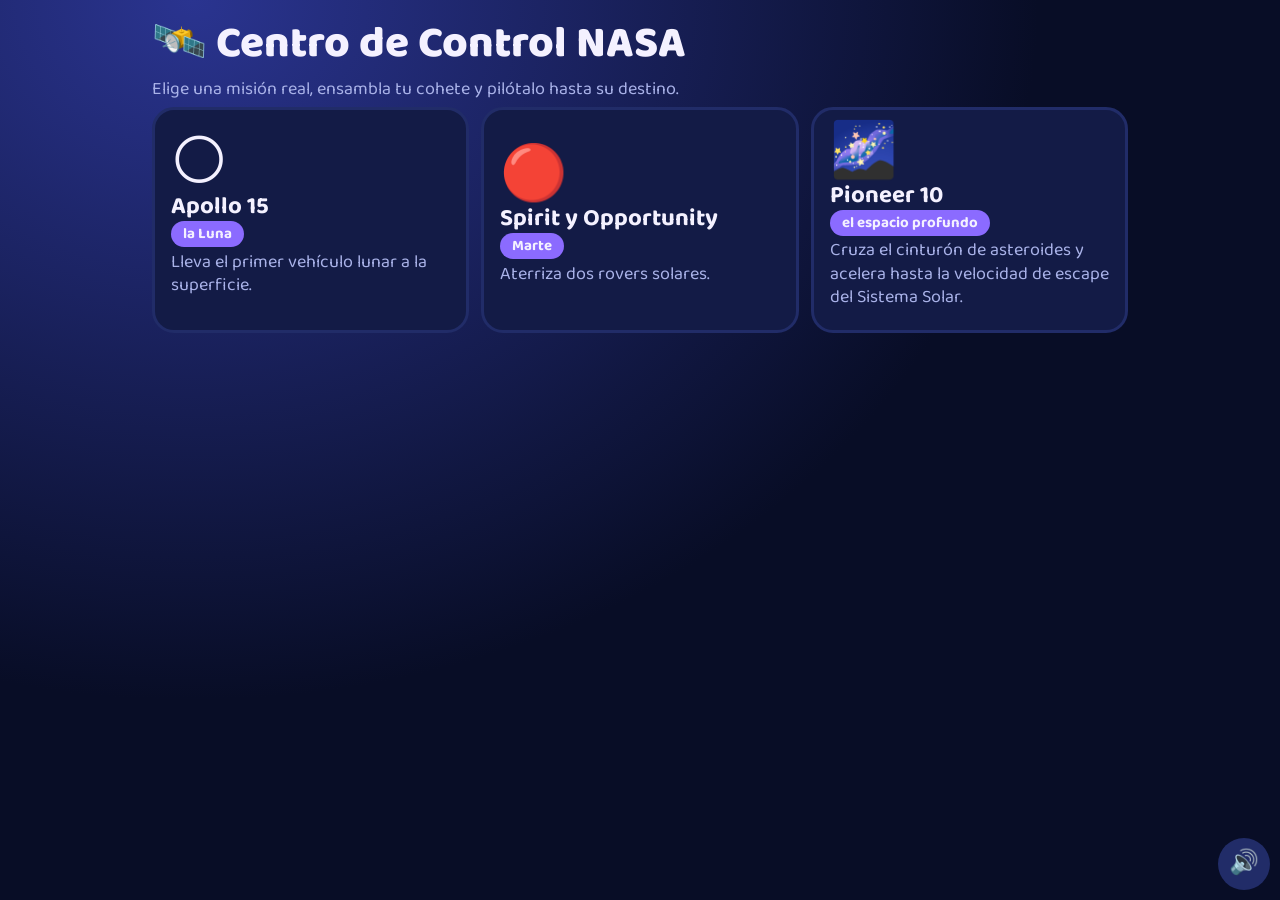
<file: Centro de Control NASA_ misiones.html>
<!DOCTYPE html>
<html lang="es">
<head>
<meta charset="utf-8">
<meta name="viewport" content="width=device-width, initial-scale=1, viewport-fit=cover">
<title>Centro de Control NASA: misiones</title>
<link href="https://fonts.googleapis.com/css2?family=Baloo+2:wght@500;700;800&display=swap" rel="stylesheet">
<style>
/* ===== Tokens y base ===== */
:root{color-scheme:dark;--bg:#080d26;--pn:#131b46;--pn2:#212c68;--ink:#f4f1ff;--mute:#a9b2e8;--sun:#ffc93c;--cor:#ff6b6b;--teal:#2ee6c5;--vio:#8b6bff;--ok:#3ddc84;--bad:#ff4d5e;
box-sizing:border-box;padding-top:env(safe-area-inset-top,0px);padding-bottom:env(safe-area-inset-bottom,0px)}
*,*::before,*::after{box-sizing:inherit}
html{scroll-padding-top:env(safe-area-inset-top,0px)}
body{margin:0;min-height:100vh;background:radial-gradient(ellipse at 15% 0,#2a3490 0,var(--bg) 55%);color:var(--ink);font:18px/1.3 "Baloo 2","Trebuchet MS",system-ui,sans-serif}
.wrap{max-width:1000px;margin:0 auto;padding:12px}
h1{font-size:clamp(28px,6vw,44px);margin:4px 0;font-weight:800}h2{font-size:clamp(21px,4.5vw,30px);margin:4px 0;font-weight:800}
p{margin:5px 0}.sub{color:var(--mute)}.hide{display:none!important}
button{font:inherit;color:inherit;border:0;cursor:pointer;touch-action:manipulation}
button:focus-visible{outline:4px solid var(--sun);outline-offset:2px}
.grid{display:grid;gap:12px}.g3{grid-template-columns:repeat(3,1fr)}.g4{grid-template-columns:repeat(4,1fr)}
@media(max-width:860px){.g4{grid-template-columns:repeat(2,1fr)}}
@media(max-width:620px){.g3,.g4{grid-template-columns:1fr}}
.row{display:flex;gap:10px;flex-wrap:wrap;align-items:center;justify-content:space-between}
/* Paneles metálicos con tornillos */
.panel{position:relative;background:linear-gradient(160deg,var(--pn2),var(--pn));border:3px solid #3a4690;border-radius:20px;padding:12px;box-shadow:inset 0 0 0 2px #0b1030,0 6px 18px #0006}
.panel h3{margin:0 0 8px;font-size:20px}
.mcard{background:var(--pn);border:3px solid var(--pn2);border-radius:22px;padding:16px;text-align:left;transition:.15s}
.mcard:hover{transform:translateY(-3px);border-color:var(--sun)}.mcard .big{font-size:54px;line-height:1}.mcard b{display:block;font-size:24px}
.tag{background:var(--vio);border-radius:99px;padding:1px 12px;font-size:15px;font-weight:700}
.opt{display:block;width:100%;text-align:left;background:#0e1538;border:3px solid transparent;border-radius:14px;padding:8px 10px;margin-bottom:8px;min-height:62px}
.opt:hover{border-color:var(--mute)}.opt.sel{border-color:var(--sun);background:#343b8c}.opt small{display:block;color:var(--mute);font-size:14px;line-height:1.15}
.bar{display:grid;grid-template-columns:96px 1fr 56px;gap:8px;align-items:center;margin:5px 0}
.trk{height:16px;background:#050820;border-radius:99px;border:2px solid #2c3677;overflow:hidden}.fl{height:100%;width:0;border-radius:99px;transition:width .15s,background .2s}
.hint{background:#3b2a58;border-left:8px solid var(--sun);border-radius:12px;padding:6px 10px;margin:7px 0}.hint.good{background:#12473a;border-color:var(--ok)}
.hint.warn{background:#5a1a2a;border-color:var(--bad);animation:blink .8s infinite}
@keyframes blink{50%{opacity:.55}}
.btn{background:linear-gradient(#ffd75e,var(--sun));color:#2b2100;font-weight:800;font-size:23px;border-radius:18px;padding:12px 24px;min-height:60px;box-shadow:0 6px 0 #b98a00}
.btn:active{transform:translateY(4px);box-shadow:0 2px 0 #b98a00}.btn:disabled{background:#4a5090;color:#9aa1d8;box-shadow:0 6px 0 #2b3170;cursor:not-allowed}
.ghost{background:var(--pn2);border-radius:14px;padding:8px 16px;font-weight:700;min-height:46px}
/* ===== Cabina ===== */
.cockpit{display:grid;grid-template-columns:minmax(0,420px) 1fr;gap:12px;align-items:start}
@media(max-width:860px){.cockpit{grid-template-columns:1fr}}
.cvwrap{position:relative;max-width:420px;margin:0 auto}
canvas{display:block;width:100%;aspect-ratio:400/560;max-height:62vh;border-radius:18px;border:4px solid #3a4690;background:#000;touch-action:none;margin:0 auto}
.alert{position:absolute;left:8px;right:8px;top:8px;background:#7a1020ee;border:3px solid var(--bad);border-radius:12px;padding:4px 10px;text-align:center;font-weight:800;animation:blink .5s infinite}
.alert.info{background:#7a4a00ee;border-color:var(--sun)}
#toast{position:absolute;left:0;right:0;top:46%;text-align:center;font-size:26px;font-weight:800;color:var(--sun);text-shadow:0 2px 8px #000;pointer-events:none;opacity:0}
#toast.go{animation:tst 2.2s}@keyframes tst{0%{opacity:0;transform:scale(.7)}12%,75%{opacity:1;transform:scale(1)}100%{opacity:0}}
.ctl{display:grid;grid-template-columns:1fr 1fr 1fr 1fr;gap:8px;max-width:420px;margin:10px auto 0}
.ctl button{background:var(--pn2);border:3px solid #4a57b5;border-radius:18px;min-height:68px;font-size:22px;font-weight:800;user-select:none;-webkit-user-select:none;touch-action:none}
.ctl button.on{background:var(--cor);transform:translateY(3px)}.ctl .acc{background:#2a6a4a}
.leds{display:flex;gap:10px;flex-wrap:wrap}.leds span{display:flex;align-items:center;gap:5px;font-size:15px}
.led{width:14px;height:14px;border-radius:50%;background:#333;box-shadow:inset 0 0 3px #000}
.led.g{background:var(--ok);box-shadow:0 0 10px var(--ok)}.led.a{background:var(--sun);box-shadow:0 0 10px var(--sun)}.led.r{background:var(--bad);box-shadow:0 0 12px var(--bad);animation:blink .5s infinite}
#rad{border-radius:50%;border:3px solid #3a4690;width:104px;height:104px}
.spd{text-align:center;border:3px solid var(--ok);background:#12473a;border-radius:16px;padding:4px;margin:8px 0;transition:.2s}
.spd.bad{border-color:var(--bad);background:#5a1a2a}.spd b{font-size:30px}.spd span{display:block;font-size:14px;color:var(--mute);line-height:1}
.chip{display:inline-block;background:#0e1538;border-radius:12px;padding:4px 10px;margin:3px}
/* ===== Reporte NASA ===== */
#rep{position:fixed;inset:0;background:#040618e6;overflow:auto;padding:14px;z-index:9}
.card{max-width:680px;margin:0 auto;background:var(--pn);border:4px solid var(--sun);border-radius:24px;padding:16px}
.card h3{color:var(--sun);margin:12px 0 4px;font-size:20px}.stars{font-size:36px;letter-spacing:4px}
.cb{display:grid;grid-template-columns:150px 1fr 70px;gap:8px;align-items:center;margin:6px 0;font-size:15px}
.cb .fl{background:linear-gradient(90deg,var(--teal),var(--vio))}
#mute{position:fixed;right:10px;bottom:calc(10px + env(safe-area-inset-bottom,0px));z-index:10;width:52px;height:52px;border-radius:50%;background:var(--pn2);font-size:24px}
@media(prefers-reduced-motion:reduce){.alert,.led.r,.hint.warn{animation:none}}
</style>
</head>
<body>
<div class="wrap">
<section id="s-pick"><h1>🛰️ Centro de Control NASA</h1><p class="sub">Elige una misión real, ensambla tu cohete y pilótalo hasta su destino.</p><div class="grid g3" id="missions"></div></section>

<section id="s-build" class="hide">
 <div class="row"><h2 id="b-title"></h2><button class="ghost" id="b-back">⬅ Cambiar misión</button></div>
 <p class="sub" id="b-goal"></p>
 <div class="panel" style="margin-bottom:10px">
  <div class="bar"><span>Peso</span><div class="trk"><div class="fl" id="f-w" style="background:var(--cor)"></div></div><b id="n-w">0</b></div>
  <div class="bar"><span>Potencia</span><div class="trk"><div class="fl" id="f-p" style="background:var(--teal)"></div></div><b id="n-p">0</b></div>
  <div class="bar"><span>Potencia/peso</span><div class="trk"><div class="fl" id="f-r"></div></div><b id="n-r">0</b></div>
 </div>
 <div class="grid g4" id="mods"></div><div id="hints"></div>
 <div class="row" style="margin-top:8px"><span class="sub" id="b-status"></span><button class="btn" id="launch" disabled>🚀 ¡Despegar!</button></div>
</section>

<section id="s-fly" class="hide"><div class="cockpit">
 <div>
  <div class="row"><b id="phase" style="font-size:20px"></b><button class="ghost" id="f-back">⬅ Salir</button></div>
  <div class="cvwrap"><canvas id="cv" width="400" height="560" aria-label="Pantalla de vuelo"></canvas><div id="alert" class="alert hide"></div><div id="toast"></div></div>
  <div class="ctl">
   <button data-k="L" id="bL">◀</button><button data-k="R" id="bR">▶</button>
   <button data-k="brk">⏬ Frenar</button><button data-k="acc" class="acc">⏫ Acelerar</button>
  </div>
  <p class="sub" style="text-align:center;font-size:15px" id="keys"></p>
 </div>
 <div class="panel">
  <div class="row" style="justify-content:flex-start"><canvas id="rad" width="104" height="104"></canvas>
   <div class="leds"><span><i class="led" id="ld-m"></i>Motor</span><span><i class="led g" id="ld-e"></i><span id="pw">Energía</span></span><span><i class="led" id="ld-a"></i>Alerta</span><span><i class="led" id="ld-s"></i>Etapa 1</span></div></div>
  <div class="spd" id="spd"><span>Velocidad</span><b id="v-spd">0</b></div>
  <div id="met"></div>
 </div>
</div></section>
<div id="rep" class="hide"></div>
</div>
<button id="mute" aria-label="Sonido">🔊</button>

<script>
"use strict";
/* ===== Utilidades ===== */
const $=s=>document.querySelector(s),clamp=(v,a,b)=>Math.max(a,Math.min(b,v)),rnd=(a,b)=>a+Math.random()*(b-a);
const mix=(a,b,t)=>"rgb("+a.map((v,i)=>Math.round(v+(b[i]-v)*t)).join(",")+")";
const show=id=>{["pick","build","fly"].forEach(k=>$("#s-"+k).classList.toggle("hide",k!==id));$("#rep").classList.add("hide");scrollTo(0,0)};

/* ===== Datos: módulos del cohete (w = peso, thr = empuje) ===== */
const MODS={
 engine:{t:"1 · Fase inferior (motor)",items:[
  {id:"saturn",ic:"🚀",n:"Cohete Saturno V",d:"Muchísima potencia, pesado",w:90,thr:300,fuel:100,ramp:3},
  {id:"liquid",ic:"⛽",n:"Motor de combustible líquido",d:"Balanceado",w:60,thr:210,fuel:100,ramp:3},
  {id:"ion",ic:"✨",n:"Propulsor iónico",d:"Ligero, acelera poco a poco",w:25,thr:115,fuel:150,ramp:.7}]},
 payload:{t:"2 · Fase superior (carga)",items:[
  {id:"apollo",ic:"🚙",n:"Rover Apollo 15",d:"Vehículo lunar",w:40},
  {id:"mars",ic:"🤖",n:"Rovers gemelos Spirit/Opportunity",d:"Robots geólogos",w:30},
  {id:"pioneer",ic:"📡",n:"Sonda Pioneer 10",d:"Antena para el espacio lejano",w:25}]},
 power:{t:"3 · Sistema de energía",items:[
  {id:"cell",ic:"🔋",n:"Celdas de combustible",d:"Energía para pocos días",w:20},
  {id:"solar",ic:"☀️",n:"Paneles solares extensibles",d:"Energía del Sol",w:15},
  {id:"rtg",ic:"☢️",n:"Generador nuclear (RTG)",d:"Calor que se vuelve electricidad",w:25}]},
 guard:{t:"4 · Aterrizaje / protección",items:[
  {id:"retro",ic:"🔻",n:"Retrofrenos computarizados",d:"Cohetes que frenan la caída",w:20},
  {id:"bags",ic:"🎈",n:"Airbags + paracaídas",d:"Amortiguan el golpe",w:25},
  {id:"shield",ic:"🛡️",n:"Escudo térmico y anti-impactos",d:"Aguanta calor y rocas",w:25}]}
};
const find=(k,id)=>MODS[k].items.find(i=>i.id===id);
const MISSIONS=[
{id:"moon",emoji:"🌕",name:"Apollo 15",dest:"la Luna",
 goal:"Lleva el primer vehículo lunar a la superficie. En la Luna no hay aire: solo los cohetes pueden frenarte.",
 ok:{payload:"apollo",power:"cell",guard:"retro"},
 hints:{mars:"Esos rovers son para Marte. Apollo 15 lleva su propio vehículo lunar.",pioneer:"Pioneer 10 es una sonda para el espacio lejano, no un rover.",solar:"Los paneles no hacen falta: la misión dura solo unos días.",rtg:"El RTG es para misiones de años, muy lejos del Sol.",bags:"En la Luna no hay aire, así que paracaídas y airbags no frenan. Usa retrofrenos.",shield:"Rumbo a la Luna no hay asteroides ni atmósfera. Necesitas frenar con retrofrenos."},
 logi:"El motor da la fuerza para salir de la Tierra. En la Luna no hay atmósfera: solo los retrofrenos pueden frenar el módulo. Las celdas de energía bastan para una misión de pocos días.",
 date:"Julio–agosto de 1971",
 facts:[["Km con el rover",27.9,30,"27.9 km"],["Kg de rocas traídas",77,100,"77 kg"],["Horas caminando",18.5,30,"18.5 h"]],
 why:"El rover se quedó en la Luna: la cabina de regreso era pequeñita y debía cargar a los astronautas y 77 kg de rocas. Dejarlo ahorró peso. Todavía está estacionado cerca de los Apeninos lunares."},
{id:"mars",emoji:"🔴",name:"Spirit y Opportunity",dest:"Marte",
 goal:"Aterriza dos rovers solares. Entrarás muy rápido a la atmósfera: se pone al rojo vivo, abre el paracaídas y rebota en airbags.",
 ok:{payload:"mars",power:"solar",guard:"bags"},
 hints:{apollo:"Ese rover es lunar. Marte necesita los rovers gemelos.",pioneer:"Pioneer 10 es una sonda que pasa de largo, no aterriza.",cell:"Las celdas gastan combustible y los rovers deben trabajar meses. En Marte hay Sol.",rtg:"Un RTG pesa mucho para rovers pequeños y en Marte sí llega luz solar.",retro:"Los retrofrenos gastan muchísimo combustible. Marte tiene aire: usa airbags y paracaídas.",shield:"El calor se aguanta con el casco de entrada, pero para tocar suelo necesitas airbags."},
 logi:"Al entrar a Marte, la fricción con el aire calienta la nave y la frena. Luego un paracaídas y los airbags amortiguan el golpe sin gastar combustible. Los paneles solares dan energía cada día.",
 date:"Enero de 2004",
 facts:[["Días planeados",90,5200,"90 soles"],["Spirit trabajó",2210,5200,"2,210 soles"],["Opportunity trabajó",5111,5200,"5,111 soles"]],
 why:"Spirit quedó atorado en arena suave y dejó de comunicarse en 2010. Opportunity trabajó hasta 2018, cuando una tormenta de polvo tapó sus paneles solares. Nadie podía ir a limpiarlos ni a repararlos: se quedaron en Marte como estaciones científicas."},
{id:"pioneer",emoji:"🌌",name:"Pioneer 10",dest:"el espacio profundo",
 goal:"Cruza el cinturón de asteroides y acelera hasta la velocidad de escape del Sistema Solar. ¡Allá lejos casi no hay luz!",
 ok:{payload:"pioneer",power:"rtg",guard:"shield"},
 hints:{apollo:"Ese rover es para la Luna. Aquí va una sonda.",mars:"Esos robots son para Marte. Aquí va una sonda para el espacio lejano.",cell:"Las celdas se agotarían pronto y el viaje dura años.",solar:"¡Allá lejos el Sol casi no brilla! Los paneles no darían energía.",retro:"Pioneer 10 no aterriza: pasa de largo. Necesita protección.",bags:"No hay suelo donde rebotar. Elige protección contra las rocas."},
 logi:"El impulsor te saca de la Tierra y te da velocidad. El RTG convierte el calor del plutonio en electricidad sin necesitar luz. El escudo protege la sonda de las rocas del cinturón.",
 date:"Marzo de 1972",
 facts:[["Años con señal",31,35,"31 años"],["Distancia (Tierra–Sol = 1)",80,100,"80 veces"],["Velocidad (km/s)",12,20,"12 km/s"]],
 why:"Pioneer 10 no puede frenar: en el espacio no hay nada que la detenga. Su última señal llegó el 23 de enero de 2003, cuando su energía ya era muy débil, pero sigue viajando hacia las estrellas."}
];

/* ===== Pantalla de selección y ensamblaje ===== */
let M=null,sel={},G=null,raf=0,last=0,muted=false;
$("#missions").innerHTML=MISSIONS.map((m,i)=>`<button class="mcard" data-i="${i}"><span class="big">${m.emoji}</span><b>${m.name}</b><span class="tag">${m.dest}</span><p class="sub">${m.goal.split(".")[0]}.</p></button>`).join("");
document.querySelectorAll(".mcard").forEach(b=>b.onclick=()=>{M=MISSIONS[b.dataset.i];sel={};renderBuild();show("build")});
function stats(){let w=0;for(const k in sel)w+=find(k,sel[k]).w;const e=sel.engine?find("engine",sel.engine):null;return{w,thr:e?e.thr:0,twr:e&&w?e.thr/w:0}}
function renderBuild(){
 $("#b-title").textContent=M.emoji+" "+M.name+": viaje a "+M.dest;$("#b-goal").textContent=M.goal;
 $("#mods").innerHTML=Object.keys(MODS).map(k=>`<div class="panel"><h3>${MODS[k].t}</h3>${MODS[k].items.map(i=>`<button class="opt ${sel[k]===i.id?"sel":""}" data-k="${k}" data-id="${i.id}"><b>${i.ic} ${i.n}</b><small>${i.d} · Peso ${i.w}</small></button>`).join("")}</div>`).join("");
 document.querySelectorAll(".opt").forEach(b=>b.onclick=()=>{sel[b.dataset.k]=b.dataset.id;renderBuild()});
 const S=stats(),all=Object.keys(sel).length===4;
 $("#f-w").style.width=Math.min(100,S.w/250*100)+"%";$("#n-w").textContent=S.w;
 $("#f-p").style.width=Math.min(100,S.thr/300*100)+"%";$("#n-p").textContent=S.thr;
 const rc=S.twr<1.15?"var(--bad)":S.twr<1.4?"var(--sun)":"var(--ok)";
 $("#f-r").style.width=Math.min(100,S.twr/2*100)+"%";$("#f-r").style.background=rc;$("#n-r").textContent=S.twr.toFixed(2);
 let hs=[],wrong=0;
 for(const k of["payload","power","guard"])if(sel[k]&&sel[k]!==M.ok[k]){wrong++;hs.push(`<div class="hint">💡 <b>${find(k,sel[k]).n}:</b> ${M.hints[sel[k]]}</div>`)}
 const lowTwr=all&&S.twr<1.15;
 if(lowTwr)hs.push(`<div class="hint warn">⚠️ <b>¡El peso supera la potencia del motor!</b> Con este motor no despegarías. Elige un motor más fuerte o una carga más ligera.</div>`);
 const ready=all&&!wrong&&!lowTwr;
 if(ready)hs.push(`<div class="hint good">✅ ¡Cohete listo! Piezas perfectas para esta misión.</div>`);
 $("#hints").innerHTML=hs.join("");$("#launch").disabled=!ready;
 $("#b-status").textContent=all?"":"Elige una pieza en cada columna.";
}
$("#b-back").onclick=()=>show("pick");$("#launch").onclick=()=>startFlight();

/* ===== Sonido (WebAudio, sin archivos) ===== */
let AC=null,ng=null,nf=null;
function snd(){if(AC)return;try{AC=new(window.AudioContext||window.webkitAudioContext)();const b=AC.createBuffer(1,AC.sampleRate,AC.sampleRate),d=b.getChannelData(0);for(let i=0;i<d.length;i++)d[i]=Math.random()*2-1;
 const s=AC.createBufferSource();s.buffer=b;s.loop=true;nf=AC.createBiquadFilter();nf.type="lowpass";ng=AC.createGain();ng.gain.value=0;s.connect(nf);nf.connect(ng);ng.connect(AC.destination);s.start()}catch(e){AC=null}}
function tone(f,d,type,v,f2){if(!AC||muted)return;const o=AC.createOscillator(),g=AC.createGain(),t=AC.currentTime;o.type=type||"square";o.frequency.setValueAtTime(f,t);if(f2)o.frequency.exponentialRampToValueAtTime(f2,t+d);g.gain.setValueAtTime(v||.07,t);g.gain.exponentialRampToValueAtTime(.001,t+d);o.connect(g);g.connect(AC.destination);o.start(t);o.stop(t+d)}
$("#mute").onclick=()=>{muted=!muted;$("#mute").textContent=muted?"🔇":"🔊";if(ng)ng.gain.value=0};

/* ===== Entradas: teclado y botones táctiles ===== */
const K={acc:0,brk:0,L:0,R:0},KM={Space:"acc",ArrowUp:"acc",KeyW:"acc",ArrowDown:"brk",KeyS:"brk",ShiftLeft:"brk",ArrowLeft:"L",KeyA:"L",ArrowRight:"R",KeyD:"R"};
addEventListener("keydown",e=>{if(KM[e.code]&&G&&!$("#s-fly").classList.contains("hide")){e.preventDefault();K[KM[e.code]]=1}});
addEventListener("keyup",e=>{if(KM[e.code])K[KM[e.code]]=0});
document.querySelectorAll(".ctl button").forEach(b=>{const k=b.dataset.k,s=v=>{K[k]=v;b.classList.toggle("on",!!v)};
 b.addEventListener("pointerdown",e=>{e.preventDefault();snd();s(1)});["pointerup","pointerleave","pointercancel"].forEach(t=>b.addEventListener(t,()=>s(0)));b.addEventListener("contextmenu",e=>e.preventDefault())});

/* ===== Instrumentos (HUD) ===== */
const MET=[["fuel","Combustible","#3ddc84"],["thr","Empuje","#ffc93c"],["alt","Altitud","#2ee6c5"],["gf","Velocidad G","#ff8a2b"],["ang","Inclinación","#8b6bff"],["tmp","Temp. compuerta","#ff6b6b"]];
$("#met").innerHTML=MET.map(m=>`<div class="bar"><span id="l-${m[0]}">${m[1]}</span><div class="trk"><div class="fl" id="b-${m[0]}" style="background:${m[2]}"></div></div><b id="t-${m[0]}" style="font-size:15px">0</b></div>`).join("");
function setM(id,f,txt,col){const b=$("#b-"+id);b.style.width=clamp(f,0,1)*100+"%";if(col)b.style.background=col;$("#t-"+id).textContent=txt}
const toast=t=>{const e=$("#toast");e.textContent=t;e.classList.remove("go");void e.offsetWidth;e.classList.add("go")};

/* ===== Simulación ===== */
const W=400,H=560,GE=9,VESC=13,cv=$("#cv"),ctx=cv.getContext("2d"),rad=$("#rad").getContext("2d"),stars=Array.from({length:90},()=>[rnd(0,W),rnd(0,H),rnd(.5,2)]);
function startFlight(){
 snd();const S=stats(),e=find("engine",sel.engine);
 G={ph:"launch",e,twr:S.thr/S.w,alt:0,vy:0,vx:0,x:0,ang:0,thr:0,eff:0,fuel:e.fuel,fuelMax:e.fuel,ramp:e.ramp,t:0,pause:0,fade:0,sep:false,deb:null,temp:25,gf:1,maxG:1,chute:false,bags:false,bounce:0,ast:[],sp:3,spn:0,sy:H/2,svy:0,sh:3,flash:0,dist:0,P:[],al:"",aT:0,beep:0,done:false,ascent:100,rho:0};
 K.acc=K.brk=K.L=K.R=0;$("#phase").textContent="1 · Despegue de la Tierra";$("#pw").textContent=find("power",sel.power).n.split(" ")[0];
 $("#keys").textContent="Teclado: ↑/Espacio acelera · ↓ frena · ←/→ inclinan la nave";labels();show("fly");toast("¡Encendido!");
 last=performance.now();cancelAnimationFrame(raf);raf=requestAnimationFrame(loop);
}
function labels(){const b=G.ph==="belt";$("#l-alt").textContent=b?"Vel. de escape":"Altitud";$("#l-ang").textContent=b?"Altura nave":"Inclinación";
 $("#bL").textContent=b?"⬆ Subir":"◀";$("#bR").textContent=b?"⬇ Bajar":"▶";if(b)$("#keys").textContent="Teclado: ↑/Espacio acelera · ←/→ suben y bajan la nave"}
function toArrival(){
 const pct=G.fuel/G.fuelMax;G.ascent=pct;G.ph=M.id==="pioneer"?"belt":"land";G.fuelMax=100;G.fuel=Math.min(100,45+pct*55);G.thr=G.eff=0;G.ramp=3;G.vy=0;G.vx=0;G.x=0;G.ang=0;G.fade=1;
 if(G.ph==="land"){G.alt=100;G.vy=M.id==="moon"?-8:-24;G.pause=2.2;$("#phase").textContent="2 · Descenso a "+(M.id==="moon"?"la Luna":"Marte");toast(M.id==="moon"?"¡Frena antes de tocar!":"¡Entrada a la atmósfera!")}
 else{G.pause=1.5;$("#phase").textContent="2 · Cinturón de asteroides";toast("¡Esquiva y acelera!")}
 labels();
}
function loop(now){const dt=Math.min(.04,(now-last)/1000);last=now;if(!G)return;if(!G.done)step(dt);else{G.t+=dt;for(const q of G.P){q.x+=q.vx*dt;q.y+=q.vy*dt;q.l-=dt}G.P=G.P.filter(q=>q.l>0)}draw();hud();if(!G.done||G.P.length)raf=requestAnimationFrame(loop)}
function emit(x,y,vx,vy,life,size,kind){if(G.P.length<350)G.P.push({x,y,vx,vy,l:life,L:life,s:size,k:kind})}
function nozzle(rx,ry,d,r){return[rx-d*Math.sin(r),ry+d*Math.cos(r)]}
function step(dt){
 G.t+=dt;if(G.flash>0)G.flash-=dt;if(G.fade>0)G.fade-=dt;
 const p=G.ph,rr=G.ang*Math.PI/180,tilt=K.R-K.L;
 if(K.acc)G.thr+=dt*1.3;if(K.brk)G.thr-=dt*1.8;G.thr=clamp(G.thr,0,1);if(G.fuel<=0)G.thr=0;
 G.eff+=(G.thr-G.eff)*Math.min(1,dt*G.ramp);
 if(p!=="belt"){G.ang+=tilt*70*dt;if(!tilt)G.ang-=Math.sign(G.ang)*Math.min(Math.abs(G.ang),10*dt);G.ang=clamp(G.ang,-60,60)}
 const live=G.fuel>0?1:0;
 // partículas
 for(const q of G.P){q.x+=q.vx*dt;q.y+=q.vy*dt;q.l-=dt}G.P=G.P.filter(q=>q.l>0);
 if(G.pause>0){G.pause-=dt;if(G.pause<=0&&p==="belt")G.sp=3;return}
 if(p==="launch"){
  const aT=GE*G.twr*G.eff*live,ay=aT*Math.cos(rr)-GE,wind=G.alt>0&&G.alt<60?Math.sin(G.t*1.1)*2.4*(1-G.alt/60):0;
  G.aT=aT;if(G.alt<=0&&ay<0)G.vy=0;else G.vy+=ay*dt;
  G.vx+=(aT*Math.sin(rr)+wind-.4*G.vx)*dt;if(G.alt<=0)G.vx=0;G.x+=G.vx*dt;G.alt=Math.max(0,G.alt+G.vy*dt);
  G.fuel-=9*G.eff*dt;G.gf=aT/9+(G.alt<=0?1:0);
  G.rho=Math.exp(-G.alt/22);G.temp+=(25+G.rho*G.vy*G.vy*3-G.temp)*dt*3;
  if(!G.sep&&G.alt>=60){G.sep=true;G.twr*=G.w0Ratio||1.25;G.deb={x:W/2+clamp(G.x,-90,90)*1.4,y:330+40,vx:G.vx*.5,vy:60,r:G.ang*Math.PI/180,vr:rnd(-1,1)};toast("¡Separación de etapa!");tone(120,.4,"sawtooth",.1,40);for(let i=0;i<24;i++)emit(G.deb.x,G.deb.y,rnd(-80,80),rnd(-40,80),rnd(.5,1),rnd(3,7),"spark")}
  if(G.deb){G.deb.y+=G.deb.vy*dt;G.deb.vy+=40*dt;G.deb.x+=G.deb.vx*dt;G.deb.r+=G.deb.vr*dt}
  if(Math.abs(G.x)>85)return end(false,"El viento te sacó de la ruta. Inclina la nave en contra del viento con ◀ ▶.");
  if(Math.abs(G.ang)>=58&&G.alt>2)return end(false,"El cohete se inclinó demasiado y perdió el rumbo. Corrige con ◀ ▶.");
  if(G.alt>=100)return toArrival();
  if(G.fuel<=0&&G.alt+(G.vy>0?G.vy*G.vy/(2*GE):0)<100)return end(false,"Se acabó el combustible antes de llegar al espacio. Con el motor iónico acelera desde el inicio.");
 }else if(p==="land"){
  const mo=M.id==="moon",g=mo?3:5,aT=(mo?10:8)*G.eff*live;G.aT=aT;
  G.rho=mo?0:clamp(1-G.alt/130,0,1);
  if(!mo&&!G.chute&&G.alt<65){G.chute=true;toast("¡Paracaídas abierto!");tone(300,.3,"triangle",.1,700)}
  if(!mo&&!G.bags&&G.alt<20){G.bags=true;toast("¡Airbags inflados!");tone(200,.3,"sine",.12,500)}
  const drag=mo?0:(G.chute?.03:.007)*G.rho*G.vy*G.vy*(G.vy<0?1:-1);
  const ay=-g+aT*Math.cos(rr)+drag,ax=aT*Math.sin(rr)+(mo?0:Math.sin(G.t*.9)*.8);
  G.vy+=ay*dt;G.vx+=ax*dt;G.x=clamp(G.x+G.vx*dt,-120,120);G.alt+=G.vy*dt;G.fuel-=14*G.eff*dt;
  G.gf=Math.abs(aT+Math.max(0,drag))/9;G.temp+=((mo?25+G.eff*80:25+G.rho*G.vy*G.vy*(G.chute?1.5:6))-G.temp)*dt*3;
  if(G.alt<=0){G.alt=0;const s=Math.abs(G.vy);
   if(mo){if(s<=7&&Math.abs(G.ang)<=15)return end(true);return end(false,s>7?"¡Golpe muy fuerte! Llegaste a "+s.toFixed(0)+" m/s y el límite seguro es 7. Frena antes con el motor.":"Aterrizaste muy inclinado. Mantén la nave derecha con ◀ ▶.")}
   if(s>12)return end(false,"¡Golpe muy fuerte! Tocaste a "+s.toFixed(0)+" m/s y los airbags aguantan hasta 12 m/s. Frena con el motor.");
   if(s<2.2)return end(true);
   G.vy=s*.55;G.bounce++;tone(110,.25,"sine",.15,50);for(let i=0;i<16;i++)emit(W/2+G.x,500,rnd(-90,90),rnd(-60,-5),rnd(.4,.9),rnd(5,10),"puff")}
 }else{
  // cinturón de asteroides: acelerar hasta la velocidad de escape
  G.aT=0;const a=1.5*G.eff*live-.12;G.sp=Math.max(1,G.sp+a*dt);G.fuel-=5*G.eff*dt;G.gf=1+G.eff*.5;G.temp+=(-60+G.eff*40-G.temp)*dt;
  G.svy+=(tilt*430)*dt;G.svy*=1-3*dt;G.sy=clamp(G.sy+G.svy*dt,30,H-30);G.dist+=G.sp*dt;G.spn-=dt;
  if(G.spn<=0){G.spn=rnd(.5,.9);const r=rnd(12,28);G.ast.push({x:W+r,y:rnd(30,H-30),r,v:110+G.sp*14+rnd(0,40)})}
  for(const o of G.ast){o.x-=o.v*dt;if(Math.hypot(o.x-80,o.y-G.sy)<o.r+14){o.x=-99;G.sh--;G.sp=Math.max(1,G.sp-1.5);G.flash=.4;toast("¡Impacto!");tone(90,.3,"sawtooth",.12,40);for(let i=0;i<14;i++)emit(80,G.sy,rnd(-90,90),rnd(-90,90),rnd(.3,.7),rnd(2,5),"spark")}}
  G.ast=G.ast.filter(o=>o.x>-40);
  if(G.sh<=0)return end(false,"Los asteroides rompieron tu escudo. Sube y baja con ⬆ ⬇ para esquivarlos.");
  if(G.sp>=VESC)return end(true);
  if(G.fuel<=0&&G.sp<VESC)return end(false,"Sin combustible: no alcanzaste la velocidad de escape ("+VESC+" km/s). Acelera más seguido y evita choques.");
 }
 // humo y fuego del motor
 const rx=p==="belt"?80:p==="land"?W/2+G.x:W/2+clamp(G.x,-90,90)*1.4,ry=p==="belt"?G.sy:p==="land"?G.ry||300:330;
 if(G.eff>.05&&G.fuel>0){const d=p==="launch"&&!G.sep?58:14,[nx,ny]=nozzle(rx,ry,d,rr),dx=-Math.sin(rr),dy=Math.cos(rr);
  for(let i=0;i<3;i++)emit(nx+rnd(-3,3),ny,dx*rnd(80,200)*G.eff+rnd(-20,20),dy*rnd(120,260)*G.eff,rnd(.25,.5),rnd(3,7)*G.eff+2,"fire");
  if(Math.random()<.5)emit(nx,ny,rnd(-30,30)+dx*60,dy*80,rnd(.8,1.5),rnd(5,10),"smoke")}
 if(p==="land"&&!M.id.startsWith("moon")&&G.rho*G.vy*G.vy>90&&!G.chute)for(let i=0;i<3;i++)emit(rx+rnd(-14,14),ry+30,rnd(-30,30),rnd(-200,-90),rnd(.3,.6),rnd(4,9),"fire");
 alerts(dt);
 if(ng&&!muted){ng.gain.value=.22*G.eff*live;nf.frequency.value=250+G.eff*900}
}
function alerts(dt){
 const fp=G.fuel/G.fuelMax;let a="",info=false;
 if(G.fuel<=0)a="⛔ SIN COMBUSTIBLE";else if(fp<.2)a="⚠ COMBUSTIBLE BAJO";
 if(G.ph==="land"&&G.pause<=0&&Math.abs(G.vy)>(M.id==="moon"?7:12)&&G.alt<70)a="⚠ VELOCIDAD PELIGROSA: ¡FRENA!";
 if(!a&&G.temp>900){a="🔥 CALOR EXTREMO: el escudo te protege";info=true}
 G.al=a;G.alInfo=info;G.beep-=dt;if(a&&!info&&G.beep<=0){G.beep=.7;tone(660,.12,"square",.05)}
}
function end(ok,msg){G.done=true;G.ok=ok;if(ng)ng.gain.value=0;if(ok){[523,659,784,1046].forEach((f,i)=>setTimeout(()=>tone(f,.25,"triangle",.1),i*130))}else tone(150,.6,"sawtooth",.12,40);
 if(!ok)for(let i=0;i<30;i++)emit(W/2,G.ry||330,rnd(-120,120),rnd(-150,40),rnd(.5,1.2),rnd(4,10),"fire");
 setTimeout(()=>report(ok,msg),ok?700:900)}
function hud(){
 const p=G.ph,b=p==="belt",fp=G.fuel/G.fuelMax;
 setM("fuel",fp,Math.max(0,fp*100).toFixed(0)+"%",fp<.2?"#ff4d5e":"#3ddc84");setM("thr",G.eff,(G.eff*100).toFixed(0)+"%");
 setM("alt",b?G.sp/VESC:G.alt/100,b?(G.sp/VESC*100).toFixed(0)+"%":G.alt.toFixed(0)+" km");
 G.maxG=Math.max(G.maxG,G.gf);setM("gf",G.gf/4,G.gf.toFixed(1)+" G");
 setM("ang",b?1-G.sy/H:(G.ang+60)/120,b?"":G.ang.toFixed(0)+"°");setM("tmp",G.temp/1200,G.temp.toFixed(0)+"°C",G.temp>900?"#ff4d5e":"#ff8a2b");
 const sp=b?G.sp:Math.abs(G.vy),lim=p==="land"?(M.id==="moon"?7:12):1e9,bad=sp>lim&&G.alt<70;
 $("#v-spd").textContent=sp.toFixed(b?1:0)+(b?" km/s":" m/s");$("#spd").classList.toggle("bad",bad);
 const al=$("#alert");al.classList.toggle("hide",!G.al);al.classList.toggle("info",!!G.alInfo);al.textContent=G.al;
 $("#ld-m").className="led "+(G.eff>.05?"g":"");$("#ld-a").className="led "+(G.al?(G.alInfo?"a":"r"):"g");$("#ld-s").className="led "+(G.sep?"":"a");$("#ld-s").nextSibling.textContent=G.sep?"Etapa 1 lista":"Etapa 1";
 radar();
}
/* ===== Radar animado ===== */
function radar(){const c=rad,s=52;c.clearRect(0,0,104,104);c.fillStyle="#04170f";c.fillRect(0,0,104,104);c.strokeStyle="#1f7a4a";c.lineWidth=1;[18,34,50].forEach(r=>{c.beginPath();c.arc(s,s,r,0,7);c.stroke()});c.beginPath();c.moveTo(s,2);c.lineTo(s,102);c.moveTo(2,s);c.lineTo(102,s);c.stroke();
 const a=G.t*3,gr=c.createConicGradient?c.createConicGradient(a,s,s):null;if(gr){gr.addColorStop(0,"rgba(61,220,132,.7)");gr.addColorStop(.12,"rgba(61,220,132,0)");gr.addColorStop(1,"rgba(61,220,132,0)");c.fillStyle=gr;c.beginPath();c.arc(s,s,50,0,7);c.fill()}
 c.fillStyle="#3ddc84";c.fillRect(s-2,s-2,4,4);c.fillStyle="#ffc93c";
 if(G.ph==="belt")G.ast.forEach(o=>{const x=s+(o.x-80)/W*100,y=s+(o.y-G.sy)/H*100;if(Math.hypot(x-s,y-s)<50)c.fillRect(x-2,y-2,4,4)});
 else{const y=s+clamp(G.ph==="land"?G.alt:100-G.alt,0,100)/2-25;c.fillRect(s-24,y,48,2)}}

/* ===== Dibujo ===== */
function rocket(x,y,r,sc,stage1){
 ctx.save();ctx.translate(x,y);ctx.rotate(r);ctx.scale(sc,sc);const L=G.ph!=="launch"||!stage1,pl=sel.payload;
 if(!L){const e=sel.engine,c=e==="saturn"?"#f4f1ff":e==="liquid"?"#9fb4d8":"#e8c25a";ctx.fillStyle=c;ctx.fillRect(-12,6,24,44);ctx.fillStyle="#222";ctx.fillRect(-12,18,24,4);ctx.fillRect(-12,34,24,4);ctx.fillStyle="#ff6b6b";ctx.beginPath();ctx.moveTo(-12,40);ctx.lineTo(-22,56);ctx.lineTo(-12,50);ctx.fill();ctx.beginPath();ctx.moveTo(12,40);ctx.lineTo(22,56);ctx.lineTo(12,50);ctx.fill();ctx.fillStyle="#555";ctx.fillRect(-6,50,12,8)}
 if(sel.power==="solar"&&G.ph!=="launch"){ctx.fillStyle="#2a5cc4";ctx.fillRect(-34,-18,22,10);ctx.fillRect(12,-18,22,10);ctx.fillStyle="#9ab8ff";ctx.fillRect(-34,-14,22,2);ctx.fillRect(12,-14,22,2)}
 ctx.fillStyle="#f4f1ff";ctx.fillRect(-9,-30,18,36);ctx.fillStyle="#444";ctx.fillRect(-6,6,12,6);
 if(pl==="apollo"){ctx.fillStyle="#f0d38a";ctx.beginPath();ctx.moveTo(-9,-30);ctx.lineTo(0,-50);ctx.lineTo(9,-30);ctx.fill();if(G.ph==="land"){ctx.strokeStyle="#f0d38a";ctx.lineWidth=3;ctx.beginPath();ctx.moveTo(-9,4);ctx.lineTo(-20,20);ctx.moveTo(9,4);ctx.lineTo(20,20);ctx.stroke()}}
 else if(pl==="mars"){ctx.fillStyle="#7a4a30";ctx.beginPath();ctx.moveTo(-9,-30);ctx.lineTo(0,-48);ctx.lineTo(9,-30);ctx.fill();ctx.fillStyle="#d7d7e0";ctx.beginPath();ctx.arc(0,-24,3,0,7);ctx.fill()}
 else{ctx.fillStyle="#d9d9e6";ctx.beginPath();ctx.ellipse(0,-38,16,7,0,Math.PI,0);ctx.fill();ctx.fillRect(-1,-38,2,10)}
 ctx.fillStyle="#2ee6c5";ctx.beginPath();ctx.arc(0,-14,4,0,7);ctx.fill();
 ctx.restore();
}
function lander(){const gy=H-60,y=gy-34-G.alt*(gy-34-110)/100;G.ry=y;return y}
function draw(){
 ctx.clearRect(0,0,W,H);const p=G.ph;let rx,ry,rr=G.ang*Math.PI/180;
 if(p==="launch"){
  const k=clamp(G.alt/80,0,1);let g=ctx.createLinearGradient(0,0,0,H);g.addColorStop(0,mix([6,8,28],[72,150,235],1-k));g.addColorStop(1,mix([10,14,40],[175,218,255],1-k));ctx.fillStyle=g;ctx.fillRect(0,0,W,H);
  ctx.fillStyle="rgba(255,255,255,"+k+")";stars.forEach(s=>ctx.fillRect(s[0],s[1],s[2],s[2]));
  const hy=G.alt<20?380+G.alt*5:480+(G.alt-20),R=Math.max(320,1800-G.alt*15);
  ctx.save();ctx.shadowColor="rgba(120,190,255,.9)";ctx.shadowBlur=18;ctx.fillStyle=mix([58,140,70],[40,110,200],k);ctx.beginPath();ctx.arc(W/2,hy+R,R,0,7);ctx.fill();ctx.restore();
  if(G.alt<60){ctx.fillStyle="rgba(255,255,255,.55)";[[60,.0,50],[300,.0,40],[180,.0,60]].forEach((c,i)=>ctx.beginPath()||(ctx.ellipse(c[0],hy+14+i*10,c[2],6,0,0,7),ctx.fill()))}
  if(hy<H){ctx.fillStyle="#999";ctx.fillRect(W/2-50,hy-6,100,10);ctx.fillStyle="#c0392b";ctx.fillRect(W/2+50,hy-120,10,116);ctx.fillStyle="#eee";ctx.fillRect(W/2+50,hy-90,10,10)}
  rx=W/2+clamp(G.x,-90,90)*1.4;ry=330;
  ctx.fillStyle="rgba(255,255,255,.3)";ctx.fillRect(W-22,60,8,300);ctx.fillStyle="#ffc93c";ctx.fillRect(W-22,60+300*(1-G.alt/100),8,300*G.alt/100);
 }else if(p==="land"){
  const mo=M.id==="moon",rho=G.rho,gy=H-60,top=gy+G.alt*.35,R=200+(100-G.alt)*30;
  let g=ctx.createLinearGradient(0,0,0,H);g.addColorStop(0,mo?"#000":mix([8,8,28],[130,70,60],rho*1.3));g.addColorStop(1,mo?"#060612":mix([20,12,30],[225,140,90],rho*1.3));ctx.fillStyle=g;ctx.fillRect(0,0,W,H);
  ctx.fillStyle="rgba(255,255,255,"+(1-rho)+")";stars.forEach(s=>ctx.fillRect(s[0],s[1],s[2],s[2]));
  if(mo){ctx.fillStyle="#3a7bd5";ctx.beginPath();ctx.arc(310,90,22,0,7);ctx.fill();ctx.fillStyle="#6fcf97";ctx.fillRect(300,84,10,8)}
  ctx.save();ctx.shadowColor=mo?"transparent":"rgba(255,170,110,.8)";ctx.shadowBlur=16;ctx.fillStyle=mo?"#8d8a99":"#a8452b";ctx.beginPath();ctx.arc(W/2,top+R,R,0,7);ctx.fill();ctx.restore();
  ctx.fillStyle="rgba(0,0,0,.2)";[[70,22],[210,34],[320,18]].forEach(c=>{ctx.beginPath();ctx.ellipse(c[0],top+c[1]*(.4+(100-G.alt)/60),c[1]*1.2,c[1]*.3,0,0,7);ctx.fill()});
  rx=W/2+G.x;ry=lander();
  const hot=!mo&&rho*G.vy*G.vy>90&&!G.chute;
  if(hot){const gg=ctx.createRadialGradient(rx,ry+34,4,rx,ry+34,50);gg.addColorStop(0,"rgba(255,220,120,.95)");gg.addColorStop(1,"rgba(255,80,20,0)");ctx.fillStyle=gg;ctx.fillRect(rx-60,ry-20,120,100)}
  if(G.chute){const cy=ry-80;ctx.fillStyle="#fff";ctx.beginPath();ctx.arc(rx,cy,44,Math.PI,0);ctx.fill();ctx.fillStyle="#ff6b6b";ctx.fillRect(rx-14,cy-42,28,42);ctx.strokeStyle="#fff";ctx.lineWidth=2;ctx.beginPath();ctx.moveTo(rx-44,cy);ctx.lineTo(rx,ry-30);ctx.lineTo(rx+44,cy);ctx.stroke()}
 }else{
  ctx.fillStyle="#04061a";ctx.fillRect(0,0,W,H);const o=(G.t*(40+G.sp*8))%W;ctx.fillStyle="rgba(255,255,255,.8)";stars.forEach(s=>ctx.fillRect(((s[0]-o)%W+W)%W,s[1],s[2],s[2]));
  const jr=60+G.dist*.5,jx=W+40-Math.min(G.dist*.4,90),jy=H-70;ctx.save();ctx.beginPath();ctx.arc(jx,jy,jr,0,7);ctx.clip();ctx.fillStyle="#c88b5a";ctx.fillRect(jx-jr,jy-jr,jr*2,jr*2);["#e8c9a0","#9a5f3b","#e0b080","#b8743f"].forEach((c,i)=>{ctx.fillStyle=c;ctx.fillRect(jx-jr,jy-jr+i*jr*.5+10,jr*2,jr*.18)});ctx.restore();
  G.ast.forEach(a=>{ctx.fillStyle="#8a8294";ctx.beginPath();ctx.arc(a.x,a.y,a.r,0,7);ctx.fill();ctx.fillStyle="#6c6577";ctx.beginPath();ctx.arc(a.x-a.r*.3,a.y-a.r*.2,a.r*.3,0,7);ctx.fill()});
  rx=80;ry=G.sy;ctx.save();ctx.translate(rx,ry);ctx.rotate(Math.PI/2);ctx.restore();
  ctx.strokeStyle="rgba(46,230,197,"+(.25+G.sh*.25)+")";ctx.lineWidth=4;ctx.beginPath();ctx.arc(rx,ry,30,0,7);ctx.stroke();
  ctx.fillStyle="rgba(255,255,255,.2)";ctx.fillRect(20,H-14,W-40,7);ctx.fillStyle="#3ddc84";ctx.fillRect(20,H-14,(W-40)*clamp(G.sp/VESC,0,1),7);
  ctx.fillStyle="#fff";ctx.font="700 13px sans-serif";ctx.fillText("🛡️ ".repeat(Math.max(0,G.sh)),12,24);
 }
 if(G.deb){ctx.save();ctx.translate(G.deb.x,G.deb.y);ctx.rotate(G.deb.r);ctx.fillStyle="#9fb4d8";ctx.fillRect(-12,0,24,44);ctx.fillStyle="#222";ctx.fillRect(-12,14,24,4);ctx.restore()}
 if(!(G.done&&!G.ok&&G.t>0&&G.explode))rocket(rx,ry,p==="belt"?0:rr,p==="belt"?.8:p==="land"?1.15:1.5,!G.sep);
 if(p==="land"&&G.bags){const a=clamp((20-G.alt)/6,0,1);ctx.fillStyle="rgba(255,255,255,.8)";ctx.beginPath();ctx.arc(rx,ry+8,40*a+4,0,7);ctx.fill();ctx.strokeStyle="#aaa";ctx.lineWidth=3;ctx.stroke()}
 for(const q of G.P){const t=q.l/q.L;ctx.globalAlpha=clamp(t,0,1)*(q.k==="smoke"?.45:.9);ctx.fillStyle=q.k==="fire"?mix([255,90,20],[255,235,110],t):q.k==="smoke"?"#aaa":q.k==="puff"?"#fff":"#ffd27a";ctx.beginPath();ctx.arc(q.x,q.y,q.s*(q.k==="smoke"?2-t:t+.3),0,7);ctx.fill()}
 ctx.globalAlpha=1;
 if(G.flash>0){ctx.fillStyle="rgba(255,77,94,.25)";ctx.fillRect(0,0,W,H)}
 if(G.fade>0){ctx.fillStyle="rgba(0,0,0,"+clamp(G.fade,0,1)+")";ctx.fillRect(0,0,W,H)}
}

/* ===== Reporte de misión ===== */
function report(ok,msg){
 const pct=Math.round(G.fuel/G.fuelMax*100),st=ok?(G.ph==="belt"?clamp(G.sh,1,3):pct>=50?3:pct>=25?2:1):0;
 $("#rep").innerHTML=ok?`<div class="card"><div class="row"><b>📡 Reporte de misión NASA</b><span class="tag">${M.date}</span></div>
 <h2>${M.emoji} ¡Misión cumplida: ${M.name}!</h2><div class="stars">${"⭐".repeat(st)}${"☆".repeat(3-st)}</div>
 <span class="chip">⛽ Combustible final: ${Math.max(0,pct)}%</span><span class="chip">🌀 Máx. ${G.maxG.toFixed(1)} G</span><span class="chip">⏱ ${G.t.toFixed(0)} s</span>
 <h3>Datos reales de la misión</h3>${M.facts.map(f=>`<div class="cb"><span>${f[0]}</span><div class="trk"><div class="fl" style="width:${f[1]/f[2]*100}%"></div></div><b>${f[3]}</b></div>`).join("")}
 <h3>¿Cómo funcionó tu logística?</h3><p>${M.logi}</p><h3>¿Por qué se quedó allá?</h3><p>${M.why}</p>
 <div class="row" style="margin-top:12px"><button class="btn" id="r-next">Otra misión</button><button class="ghost" id="r-again">Volar de nuevo</button></div></div>`
 :`<div class="card" style="border-color:var(--cor)"><h2>💥 ¡Casi lo logras!</h2><p>${msg}</p><div class="row" style="margin-top:12px"><button class="btn" id="r-again">Intentar de nuevo</button><button class="ghost" id="r-edit">Cambiar piezas</button><button class="ghost" id="r-next">Otra misión</button></div></div>`;
 $("#rep").classList.remove("hide");
 $("#r-next").onclick=()=>show("pick");$("#r-again").onclick=startFlight;if($("#r-edit"))$("#r-edit").onclick=()=>show("build");
}
$("#f-back").onclick=()=>{if(G){G.done=true;G.P=[]}if(ng)ng.gain.value=0;show("build")};
</script>
</body>
</html>
</file>
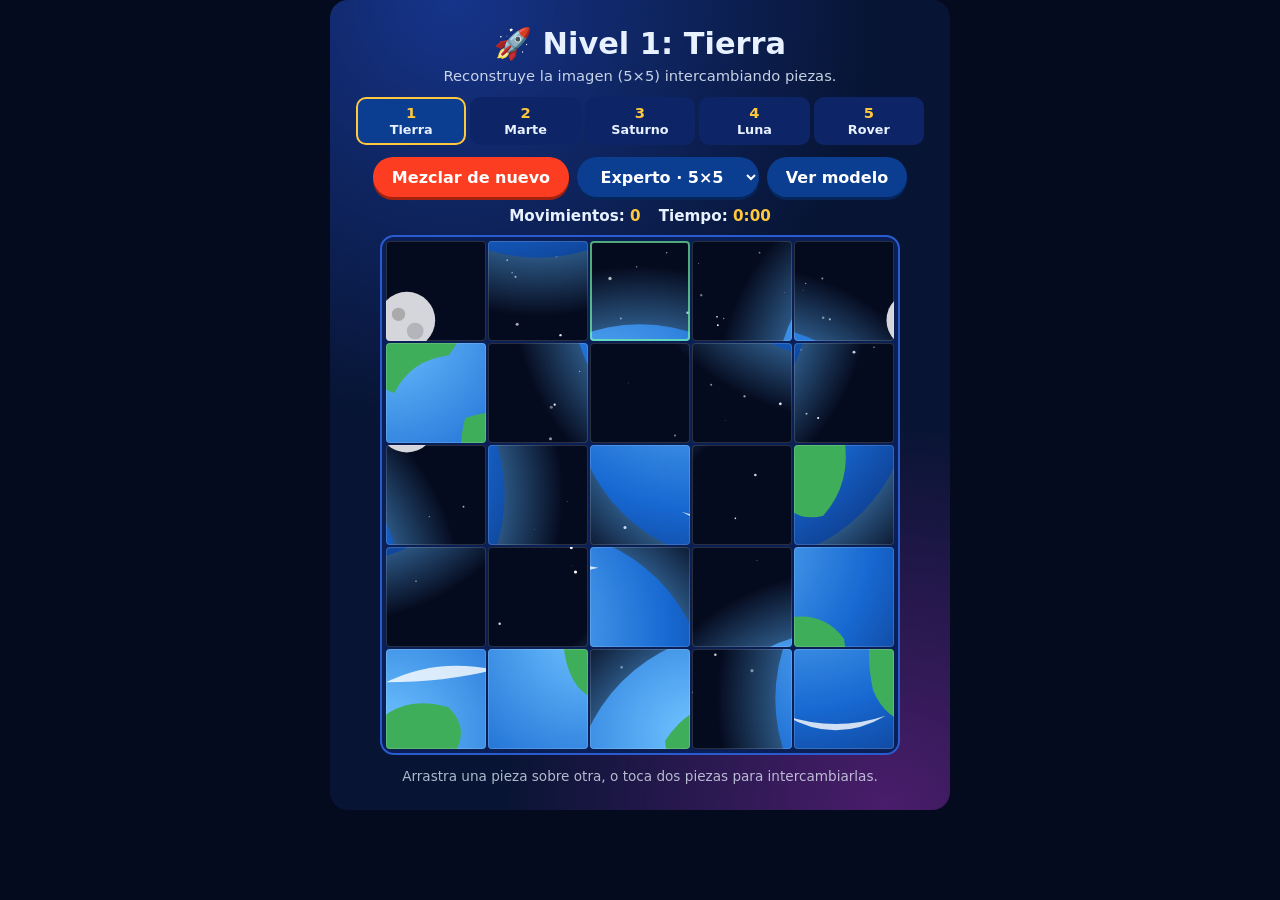
<file: mision-espacial-v2 (1).html>
<!DOCTYPE html>
<html lang="es">
<head>
<meta charset="UTF-8">
<meta name="viewport" content="width=device-width, initial-scale=1, viewport-fit=cover">
<title>Misión espacial: rompecabezas y rover</title>
</head>
<body style="margin:0;background:#050b1f;">

<!-- ============ 1) HTML: pega este div donde quieras el juego ============ -->
<div id="puzzle-nasa"></div>

<!-- ============ 2) CSS (prefijos .sp- y .rv- para no chocar con tu sitio) ============ -->
<style>
.sp-app{--sp-navy:#071433;--sp-blue:#0b3d91;--sp-red:#fc3d21;--sp-sun:#ffc83d;--sp-ice:#e8f1ff;
  font-family:"Trebuchet MS","Segoe UI",system-ui,sans-serif;color:var(--sp-ice);
  background:radial-gradient(circle at 20% 0%,#16348a 0,transparent 45%),radial-gradient(circle at 90% 100%,#4a1d6b 0,transparent 40%),var(--sp-navy);
  padding:clamp(10px,3vw,26px);border-radius:18px;width:100%;max-width:620px;margin:0 auto;box-sizing:border-box;text-align:center}
.sp-app *{box-sizing:border-box}
.sp-title{margin:0;font-size:clamp(1.2rem,5vw,1.9rem)}
.sp-sub{margin:.3rem 0 .8rem;font-size:.92rem;opacity:.85}
.sp-tabs{display:grid;grid-template-columns:repeat(5,1fr);gap:4px;margin-bottom:12px}
.sp-tab{font:inherit;font-size:clamp(.62rem,2.7vw,.8rem);font-weight:700;color:var(--sp-ice);background:#0d2566;border:2px solid transparent;border-radius:10px;padding:.45em .1em;cursor:pointer;line-height:1.2}
.sp-tab b{display:block;font-size:1.15em;color:var(--sp-sun)}
.sp-tab.sp-cur{border-color:var(--sp-sun);background:var(--sp-blue)}
.sp-tab.sp-done b::after{content:" ✓";color:#7dffb0}
.sp-bar{display:flex;flex-wrap:wrap;gap:8px;justify-content:center;margin-bottom:10px}
.sp-btn{font:inherit;font-weight:700;border:0;border-radius:999px;padding:.6em 1.2em;cursor:pointer;color:#fff;background:var(--sp-blue);box-shadow:0 3px 0 #06255a}
.sp-btn:active{transform:translateY(2px);box-shadow:0 1px 0 #06255a}
.sp-btn.sp-main{background:var(--sp-red);box-shadow:0 3px 0 #a3220f}
.sp-btn[hidden],.sp-select[hidden]{display:none}
.sp-select{font:inherit;font-weight:700;border:0;border-radius:999px;padding:.6em 1.2em;cursor:pointer;color:#fff;background:var(--sp-blue);box-shadow:0 3px 0 #06255a}
.sp-select:focus-visible,.sp-btn:focus-visible,.sp-tab:focus-visible,.sp-piece:focus-visible,.rv-part:focus-visible,.rv-anchor:focus-visible{outline:3px solid var(--sp-sun);outline-offset:2px}
.sp-stats{display:flex;justify-content:center;gap:18px;margin-bottom:10px;font-weight:700;font-size:.95rem}
.sp-stats b{color:var(--sp-sun);font-variant-numeric:tabular-nums}
.sp-stage{position:relative;width:100%;max-width:520px;margin:0 auto}

/* Bloqueo de scroll accidental al arrastrar (táctil) */
.sp-board,.sp-piece,.rv-area,.rv-anchor,.rv-part{touch-action:none;-webkit-user-select:none;user-select:none;-webkit-touch-callout:none;-webkit-tap-highlight-color:transparent}

/* Rompecabezas 5x5 */
.sp-board{display:grid;gap:2px;width:100%;aspect-ratio:1;padding:4px;background:#0a1f55;border-radius:14px;border:2px solid #2a5bd1}
.sp-piece{min-width:0;min-height:0;background-repeat:no-repeat;border-radius:4px;cursor:grab;position:relative;box-shadow:inset 0 0 0 1px rgba(255,255,255,.15)}
.sp-piece.sp-ok{box-shadow:inset 0 0 0 2px rgba(120,255,170,.65)}
.sp-sel{box-shadow:0 0 0 3px var(--sp-sun),0 0 16px var(--sp-sun)!important;z-index:2}
.sp-drag{cursor:grabbing;z-index:9;box-shadow:0 10px 22px rgba(0,0,0,.55)!important}
.sp-preview{position:absolute;inset:4px;border-radius:8px;background-size:cover;opacity:0;pointer-events:none;transition:opacity .25s;border:2px dashed var(--sp-sun)}
.sp-preview.sp-on{opacity:1}

/* Nivel 5: ensamblaje del rover */
.rv-area{position:relative;width:100%;aspect-ratio:3/2;border-radius:14px;border:2px solid #2a5bd1;overflow:hidden;background:linear-gradient(#0a1f55 0 80%,#8a8074 80%)}
.rv-anchor{position:absolute;border:2px dashed rgba(255,255,255,.55);border-radius:6px}
.rv-anchor svg,.rv-part svg{display:block;width:100%;height:100%;pointer-events:none}
.rv-anchor svg{opacity:.22}
.rv-anchor.rv-full{border-color:transparent}
.rv-anchor.rv-full svg{opacity:1}
.rv-hot{border-color:var(--sp-sun);animation:sp-pulse 1s ease-in-out infinite}
.rv-tray{display:flex;flex-wrap:wrap;gap:10px;justify-content:center;align-items:center;margin-top:12px;padding:10px;min-height:96px;background:#0a1f55;border-radius:14px;border:2px dashed #2a5bd1}
.rv-part{position:relative;cursor:grab;width:clamp(46px,calc(var(--w)*.14vw),84px);aspect-ratio:var(--w)/var(--h);border-radius:4px}

.sp-win{position:absolute;inset:0;display:none;flex-direction:column;align-items:center;justify-content:center;gap:6px;background:rgba(5,11,31,.88);border-radius:14px;padding:14px;z-index:20}
.sp-win.sp-on{display:flex;animation:sp-pop .5s cubic-bezier(.2,1.6,.4,1)}
.sp-rocket{font-size:3rem;animation:sp-fly 1.6s ease-in-out infinite}
.sp-win h3{margin:0;font-size:clamp(1.2rem,5vw,1.7rem);color:var(--sp-sun)}
.sp-win p{margin:0 0 8px}
.sp-hint{margin:.8rem 0 0;font-size:.85rem;opacity:.75}
.sp-shake{animation:sp-shake .35s}
@keyframes sp-pop{from{transform:scale(.6);opacity:0}to{transform:scale(1);opacity:1}}
@keyframes sp-fly{50%{transform:translateY(-10px) rotate(6deg)}}
@keyframes sp-shake{25%{transform:translateX(-5px)}75%{transform:translateX(5px)}}
@keyframes sp-pulse{50%{background:rgba(255,200,61,.25)}}
@media (prefers-reduced-motion:reduce){.sp-win.sp-on,.sp-rocket,.sp-shake,.rv-hot{animation:none}}
</style>

<!-- ============ 3) JavaScript ============ -->
<script>
(function () {
  "use strict";

  /* ---------- Imágenes SVG integradas (sin archivos externos) ---------- */
  const stars = (s, n, h) => {
    let o = "";
    const r = () => (s = (s * 9301 + 49297) % 233280) / 233280;
    for (let i = 0; i < n; i++)
      o += `<circle cx="${(r() * 600) | 0}" cy="${(r() * h) | 0}" r="${(r() * 1.6 + 0.4).toFixed(1)}" fill="#fff" opacity="${(r() * 0.6 + 0.4).toFixed(2)}"/>`;
    return o;
  };
  const earthGrad = '<radialGradient id="a" cx=".35" cy=".3" r=".9"><stop offset="0" stop-color="#6fc3ff"/><stop offset=".6" stop-color="#1768d1"/><stop offset="1" stop-color="#0a2b73"/></radialGradient>';
  const SCENES = {
    earth: () => `<defs>${earthGrad}<radialGradient id="g"><stop offset=".7" stop-color="#5bb4ff" stop-opacity=".5"/><stop offset="1" stop-color="#5bb4ff" stop-opacity="0"/></radialGradient></defs><rect width="600" height="600" fill="#050b1f"/>${stars(7, 90, 600)}<circle cx="300" cy="300" r="270" fill="url(#g)"/><circle cx="300" cy="300" r="200" fill="url(#a)"/><path d="M210 230q40-60 105-40 30 30 0 65-45 5-65 45-35-10-40-70z" fill="#3fae5a"/><path d="M335 330q55-20 85 20 10 55-25 95-40 10-60-35-10-45 0-80z" fill="#3fae5a"/><path d="M240 160q60-30 130-15-60 15-130 15zM230 440q60 20 120 0-60 35-120 0z" fill="#fff" opacity=".8"/><circle cx="505" cy="95" r="34" fill="#d5d5dc"/><circle cx="495" cy="88" r="8" fill="#aaa"/><circle cx="515" cy="108" r="10" fill="#b4b4bb"/>`,
    mars: () => `<defs><radialGradient id="m" cx=".35" cy=".3" r=".9"><stop offset="0" stop-color="#f0a070"/><stop offset=".6" stop-color="#c4562b"/><stop offset="1" stop-color="#6b2415"/></radialGradient></defs><rect width="600" height="600" fill="#12081c"/>${stars(21, 80, 600)}<circle cx="300" cy="300" r="205" fill="url(#m)"/><path d="M170 290q50-40 110-10 20 40-30 60-60 5-80-50zM330 370q60-30 110 10-10 50-70 55-50-10-40-65zM300 200q40-25 90 0-30 25-90 0z" fill="#7a2e1c" opacity=".7"/><ellipse cx="300" cy="115" rx="70" ry="16" fill="#fff" opacity=".85"/><circle cx="240" cy="380" r="16" fill="#8a3a20"/><circle cx="380" cy="250" r="11" fill="#8a3a20"/><circle cx="500" cy="100" r="13" fill="#b9a99a"/><circle cx="95" cy="500" r="8" fill="#b9a99a"/>`,
    saturn: () => `<defs><radialGradient id="s" cx=".35" cy=".3" r=".9"><stop offset="0" stop-color="#f7e2a8"/><stop offset=".7" stop-color="#d9a85b"/><stop offset="1" stop-color="#8a5a24"/></radialGradient></defs><rect width="600" height="600" fill="#080c24"/>${stars(5, 90, 600)}<g transform="rotate(-18 300 300)" fill="none"><ellipse cx="300" cy="300" rx="270" ry="68" stroke="#e9d5a1" stroke-width="22" opacity=".9"/><ellipse cx="300" cy="300" rx="225" ry="54" stroke="#b79a64" stroke-width="8"/></g><circle cx="300" cy="300" r="120" fill="url(#s)"/><path d="M185 270q115 28 230 0M182 320q118 30 236 0" stroke="#b07d3c" stroke-width="10" fill="none" opacity=".5"/><g transform="rotate(-18 300 300)" fill="none"><path d="M30 300A270 68 0 0 0 570 300" stroke="#e9d5a1" stroke-width="22"/><path d="M75 300A225 54 0 0 0 525 300" stroke="#b79a64" stroke-width="8"/></g>`,
    moon: () => `<defs><linearGradient id="k" x1="0" y1="0" x2="0" y2="1"><stop offset="0" stop-color="#050b1f"/><stop offset="1" stop-color="#2b1850"/></linearGradient>${earthGrad}<linearGradient id="r" x1="0" y1="0" x2="0" y2="1"><stop offset="0" stop-color="#b9aea0"/><stop offset="1" stop-color="#6d6358"/></linearGradient></defs><rect width="600" height="600" fill="url(#k)"/>${stars(11, 70, 400)}<circle cx="190" cy="170" r="100" fill="url(#a)"/><path d="M130 140q30-35 70-20 20 25 0 40-30 0-45 25-20-15-25-45z" fill="#3fae5a"/><path d="M0 440Q150 400 300 430T600 410V600H0Z" fill="url(#r)"/><ellipse cx="110" cy="540" rx="55" ry="14" fill="#5a5148" opacity=".6"/><ellipse cx="510" cy="500" rx="38" ry="10" fill="#5a5148" opacity=".6"/><g transform="translate(300 345) scale(1.2)"><rect x="10" width="150" height="46" rx="8" fill="#e8e8ee"/><rect x="10" width="150" height="10" rx="5" fill="#fc3d21"/><rect x="-14" y="-14" width="70" height="8" rx="3" fill="#2a5bd1" transform="rotate(-14 20 -10)"/><rect x="120" y="-34" width="8" height="36" fill="#9aa"/><rect x="108" y="-52" width="34" height="20" rx="5" fill="#cfd3dc"/><circle cx="136" cy="-42" r="5" fill="#222"/><g fill="#222" stroke="#999" stroke-width="4"><circle cx="30" cy="66" r="22"/><circle cx="85" cy="66" r="22"/><circle cx="140" cy="66" r="22"/></g></g>`
  };
  const toImg = (inner) => "data:image/svg+xml;charset=utf-8," + encodeURIComponent(`<svg xmlns="http://www.w3.org/2000/svg" viewBox="0 0 600 600">${inner}</svg>`);

  /* ---------- Niveles ---------- */
  const LEVELS = [
    { n: "Tierra", s: "earth" }, { n: "Marte", s: "mars" }, { n: "Saturno", s: "saturn" },
    { n: "Luna", s: "moon" }, { n: "Rover", rover: true }
  ];

  /* ---------- Piezas del rover (dibujadas en su propio viewBox) ---------- */
  const PARTS = {
    body: { w: 180, h: 50, svg: '<rect width="180" height="50" rx="8" fill="#e8e8ee"/><rect width="180" height="9" rx="4" fill="#fc3d21"/><rect x="14" y="22" width="44" height="14" rx="3" fill="#9aa8c8"/><rect x="120" y="22" width="44" height="14" rx="3" fill="#9aa8c8"/>', name: "Chasis" },
    panel: { w: 100, h: 28, svg: '<rect width="100" height="28" rx="3" fill="#2a5bd1"/><path d="M33 0V28M66 0V28M0 14H100" stroke="#8fb3ff" stroke-width="1.5"/>', name: "Panel solar" },
    camera: { w: 40, h: 60, svg: '<rect x="17" y="22" width="6" height="38" fill="#9aa"/><rect x="2" y="2" width="36" height="22" rx="5" fill="#cfd3dc"/><circle cx="28" cy="13" r="6" fill="#222"/><circle cx="28" cy="13" r="2.5" fill="#7cf"/>', name: "Cámara" },
    antenna: { w: 30, h: 48, svg: '<path d="M15 48V20" stroke="#9aa" stroke-width="4"/><circle cx="15" cy="14" r="13" fill="#ffc83d"/><circle cx="15" cy="14" r="5" fill="#c98f00"/>', name: "Antena" },
    wheel: { w: 50, h: 50, svg: '<circle cx="25" cy="25" r="23" fill="#222" stroke="#999" stroke-width="3"/><circle cx="25" cy="25" r="8" fill="#777"/><path d="M25 5V45M5 25H45" stroke="#555" stroke-width="3"/>', name: "Rueda" }
  };
  /* Zonas de anclaje sobre un lienzo de 300 x 200 */
  const ANCHORS = [
    { t: "body", x: 60, y: 85 }, { t: "panel", x: 50, y: 50 }, { t: "camera", x: 195, y: 25 },
    { t: "antenna", x: 160, y: 37 }, { t: "wheel", x: 65, y: 135 }, { t: "wheel", x: 125, y: 135 }, { t: "wheel", x: 185, y: 135 }
  ];
  const partSVG = (t) => `<svg viewBox="0 0 ${PARTS[t].w} ${PARTS[t].h}" preserveAspectRatio="none">${PARTS[t].svg}</svg>`;

  class SpaceMission {
    /* opts.images = [url1, url2, url3, url4] para usar tus propias fotos en los 4 rompecabezas */
    constructor(el, opts = {}) {
      this.root = el; this.imgs = opts.images || []; this.done = new Set();
      this.drag = null; this.timer = null; this.build(); this.start(0);
    }

    build() {
      this.root.innerHTML = `
        <div class="sp-app">
          <h2 class="sp-title" data-r="title"></h2>
          <p class="sp-sub" data-r="sub"></p>
          <div class="sp-tabs">${LEVELS.map((l, i) => `<button class="sp-tab" data-lv="${i}"><b>${i + 1}</b>${l.n}</button>`).join("")}</div>
          <div class="sp-bar">
            <button class="sp-btn sp-main" data-a="reset" data-r="reset">Mezclar de nuevo</button>
            <select class="sp-select" data-r="dif" aria-label="Dificultad"><option value="3">Fácil · 3×3</option><option value="4">Medio · 4×4</option><option value="5" selected>Experto · 5×5</option></select>
            <button class="sp-btn" data-a="peek" data-r="peek" aria-pressed="false">Ver modelo</button>
          </div>
          <div class="sp-stats"><span>Movimientos: <b data-r="moves">0</b></span><span>Tiempo: <b data-r="time">0:00</b></span></div>
          <div class="sp-stage">
            <div data-r="field"></div>
            <div class="sp-win" data-r="win" role="status"><div class="sp-rocket">🚀</div><h3 data-r="wt"></h3><p data-r="wm"></p><button class="sp-btn sp-main" data-a="next" data-r="next"></button></div>
          </div>
          <p class="sp-hint" data-r="hint"></p>
        </div>`;
      const q = (n) => this.root.querySelector(`[data-r="${n}"]`);
      ["title", "sub", "reset", "dif", "peek", "time", "field", "win", "wt", "wm", "next", "hint"].forEach((n) => (this[n] = q(n)));
      this.tabs = [...this.root.querySelectorAll(".sp-tab")];

      this.root.addEventListener("click", (e) => {
        const tab = e.target.closest("[data-lv]");
        if (tab) return this.start(+tab.dataset.lv);
        const b = e.target.closest("[data-a]");
        if (b) {
          if (b.dataset.a === "reset") this.start(this.lv);
          if (b.dataset.a === "next") this.start((this.lv + 1) % LEVELS.length);
          if (b.dataset.a === "peek") b.setAttribute("aria-pressed", this.prev.classList.toggle("sp-on"));
          return;
        }
        const a = e.target.closest(".rv-anchor"); /* respaldo táctil: tocar pieza y luego su zona */
        if (a && this.rover && this.sel) this.place(this.sel, a);
      });
      this.dif.addEventListener("change", () => this.start(this.lv));
      /* Eventos Pointer: unifican ratón, lápiz y pantalla táctil */
      this.field.addEventListener("pointerdown", (e) => this.onDown(e));
      this.field.addEventListener("pointermove", (e) => this.onMove(e));
      this.field.addEventListener("pointerup", (e) => this.onUp(e));
      this.field.addEventListener("pointercancel", () => this.cancelDrag());
      this.field.addEventListener("keydown", (e) => this.onKey(e));
    }

    /* ---------- Control de niveles ---------- */
    start(i) {
      this.lv = i; const L = LEVELS[i]; this.rover = !!L.rover;
      this.moves = 0; this.sec = 0; this.sel = null; this.won = false; this.drag = null;
      clearInterval(this.timer); this.timer = null;
      this.win.classList.remove("sp-on");
      this.title.textContent = `🚀 Nivel ${i + 1}: ${this.rover ? "Ensambla el rover" : L.n}`;
      this.sub.textContent = this.rover ? "Coloca cada pieza en su lugar para armar el rover." : `Reconstruye la imagen (${this.dif.value}×${this.dif.value}) intercambiando piezas.`;
      this.reset.textContent = this.rover ? "Reiniciar" : "Mezclar de nuevo";
      this.peek.hidden = this.rover; this.dif.hidden = this.rover; this.peek.setAttribute("aria-pressed", "false");
      this.hint.textContent = this.rover
        ? "Arrastra cada pieza a su zona punteada, o toca la pieza y luego toca su zona."
        : "Arrastra una pieza sobre otra, o toca dos piezas para intercambiarlas.";
      this.rover ? this.initRover() : this.initPuzzle(L, i);
      this.upd();
    }

    upd() {
      this.root.querySelector('[data-r="moves"]').textContent = this.moves;
      this.time.textContent = Math.floor(this.sec / 60) + ":" + String(this.sec % 60).padStart(2, "0");
      this.tabs.forEach((t, i) => { t.classList.toggle("sp-cur", i === this.lv); t.classList.toggle("sp-done", this.done.has(i)); });
    }

    startTimer() { if (!this.timer) this.timer = setInterval(() => { this.sec++; this.upd(); }, 1000); }

    finish(title, msg) {
      this.won = true; clearInterval(this.timer); this.timer = null; this.done.add(this.lv); this.upd();
      this.wt.textContent = title; this.wm.textContent = msg;
      this.next.textContent = this.lv < LEVELS.length - 1 ? "Siguiente nivel" : "Volver al inicio";
      setTimeout(() => this.win.classList.add("sp-on"), 350);
    }

    stats() { return `${this.moves} movimientos en ${this.time.textContent}.`; }

    /* ---------- Rompecabezas 5x5 ---------- */
    initPuzzle(L, i) {
      this.size = +this.dif.value; const n = this.size * this.size;
      this.image = this.imgs[i] || toImg(SCENES[L.s]());
      this.order = Array.from({ length: n }, (_, k) => k);
      do { for (let k = n - 1; k > 0; k--) { const j = (Math.random() * (k + 1)) | 0; [this.order[k], this.order[j]] = [this.order[j], this.order[k]]; } }
      while (this.solved());
      this.field.innerHTML = '<div class="sp-board"></div><div class="sp-preview"></div>';
      this.board = this.field.firstChild; this.prev = this.field.lastChild;
      this.prev.style.backgroundImage = `url("${this.image}")`;
      this.render();
    }

    solved() { return this.order.every((p, i) => p === i); }

    render() {
      const n = this.size;
      this.board.style.gridTemplateColumns = `repeat(${n},minmax(0,1fr))`;
      this.board.style.gridTemplateRows = `repeat(${n},minmax(0,1fr))`;
      this.board.innerHTML = "";
      this.order.forEach((piece, pos) => {
        const el = document.createElement("div"), c = piece % n, r = (piece / n) | 0;
        el.className = "sp-piece" + (piece === pos ? " sp-ok" : "") + (this.sel === pos ? " sp-sel" : "");
        el.dataset.pos = pos; el.tabIndex = 0; el.setAttribute("role", "button");
        el.setAttribute("aria-label", `Pieza ${piece + 1}, posición ${pos + 1}`);
        el.style.backgroundImage = `url("${this.image}")`;
        el.style.backgroundSize = `${n * 100}% ${n * 100}%`;
        el.style.backgroundPosition = `${(c / (n - 1)) * 100}% ${(r / (n - 1)) * 100}%`;
        this.board.appendChild(el);
      });
    }

    swap(a, b) {
      if (a === b || this.won) return;
      [this.order[a], this.order[b]] = [this.order[b], this.order[a]];
      this.moves++; this.sel = null; this.startTimer(); this.upd(); this.render();
      if (this.solved()) this.finish(`¡Misión ${this.lv + 1} cumplida!`, `Completaste ${LEVELS[this.lv].n} en ${this.stats()}`);
    }

    pick(pos) {
      if (this.sel === null) this.sel = pos;
      else if (this.sel === pos) this.sel = null;
      else return this.swap(this.sel, pos);
      this.render();
    }

    /* ---------- Nivel 5: rover ---------- */
    initRover() {
      this.filled = 0;
      const anchors = ANCHORS.map((a) => { const p = PARTS[a.t];
        return `<div class="rv-anchor" tabindex="0" role="button" aria-label="Zona: ${p.name}" data-t="${a.t}" style="left:${a.x / 3}%;top:${a.y / 2}%;width:${p.w / 3}%;height:${p.h / 2}%">${partSVG(a.t)}</div>`; }).join("");
      const list = ANCHORS.map((a) => a.t).sort(() => Math.random() - 0.5);
      const parts = list.map((t) => `<div class="rv-part" tabindex="0" role="button" aria-label="${PARTS[t].name}" data-t="${t}" style="--w:${PARTS[t].w};--h:${PARTS[t].h}">${partSVG(t)}</div>`).join("");
      this.field.innerHTML = `<div class="rv-area">${anchors}</div><div class="rv-tray">${parts}</div>`;
      this.prev = null;
    }

    hot() {
      this.field.querySelectorAll(".rv-part").forEach((p) => p.classList.toggle("sp-sel", p === this.sel));
      this.field.querySelectorAll(".rv-anchor").forEach((a) =>
        a.classList.toggle("rv-hot", !!this.sel && a.dataset.t === this.sel.dataset.t && !a.classList.contains("rv-full")));
    }

    selectPart(el) { this.sel = this.sel === el ? null : el; this.hot(); }

    place(el, a) {
      if (!a || !el || this.won) return;
      this.moves++; this.startTimer();
      if (a.dataset.t !== el.dataset.t || a.classList.contains("rv-full")) {
        this.shake(a); this.upd(); return;
      }
      a.classList.add("rv-full"); el.remove(); this.sel = null; this.filled++;
      this.hot(); this.upd();
      if (this.filled === ANCHORS.length)
        this.finish("¡Rover ensamblado!", this.done.size === LEVELS.length ? `¡Completaste las 5 misiones! ${this.stats()}` : `Lo armaste en ${this.stats()}`);
    }

    shake(el) { el.classList.remove("sp-shake"); void el.offsetWidth; el.classList.add("sp-shake"); }

    /* ---------- Arrastrar (ratón/táctil) y tocar ---------- */
    onDown(e) {
      if (e.pointerType === "mouse" && e.button !== 0) return;
      const el = e.target.closest(".sp-piece,.rv-part");
      if (!el || this.won) return;
      this.drag = { el, x: e.clientX, y: e.clientY, moved: false, rv: el.classList.contains("rv-part") };
      el.setPointerCapture(e.pointerId);
    }

    onMove(e) {
      const d = this.drag; if (!d) return;
      const dx = e.clientX - d.x, dy = e.clientY - d.y;
      if (!d.moved && Math.hypot(dx, dy) > 8) { d.moved = true; d.el.classList.add("sp-drag"); if (d.rv && !this.sel) { this.sel = d.el; this.hot(); } }
      if (d.moved) d.el.style.transform = `translate(${dx}px,${dy}px) scale(1.06)`;
    }

    onUp(e) {
      const d = this.drag; if (!d) return; this.drag = null;
      const el = d.el;
      if (!d.moved) return d.rv ? this.selectPart(el) : this.pick(+el.dataset.pos);
      el.style.visibility = "hidden";
      const under = document.elementFromPoint(e.clientX, e.clientY);
      el.style.visibility = "";
      if (d.rv) {
        el.classList.remove("sp-drag"); el.style.transform = "";
        const a = under && under.closest(".rv-anchor");
        if (a) this.place(el, a);
        this.sel = null; this.hot();
      } else {
        const t = under && under.closest(".sp-piece");
        if (t && this.board.contains(t)) this.swap(+el.dataset.pos, +t.dataset.pos); else this.render();
      }
    }

    cancelDrag() {
      const d = this.drag; if (!d) return; this.drag = null;
      d.el.classList.remove("sp-drag"); d.el.style.transform = ""; this.sel = null;
      this.rover ? this.hot() : this.render();
    }

    onKey(e) {
      const el = e.target.closest(".sp-piece,.rv-part,.rv-anchor"); if (!el) return;
      const act = e.key === "Enter" || e.key === " ";
      if (act) {
        e.preventDefault();
        if (el.classList.contains("rv-part")) this.selectPart(el);
        else if (el.classList.contains("rv-anchor")) { if (this.sel) this.place(this.sel, el); }
        else { const p = +el.dataset.pos; this.pick(p); const nx = this.board.children[p]; if (nx) nx.focus(); }
        return;
      }
      if (!el.classList.contains("sp-piece")) return;
      const pos = +el.dataset.pos, n = this.size;
      const mv = { ArrowLeft: -1, ArrowRight: 1, ArrowUp: -n, ArrowDown: n }[e.key];
      if (mv && pos + mv >= 0 && pos + mv < n * n) { e.preventDefault(); this.board.children[pos + mv].focus(); }
    }
  }

  window.SpaceMission = SpaceMission;

  /* ---------- Inicio ---------- */
  const mount = document.getElementById("puzzle-nasa");
  if (mount) new SpaceMission(mount /*, { images: ["tierra.jpg", "marte.jpg", "saturno.jpg", "luna.jpg"] } */);
})();
</script>
</body>
</html>
</file>
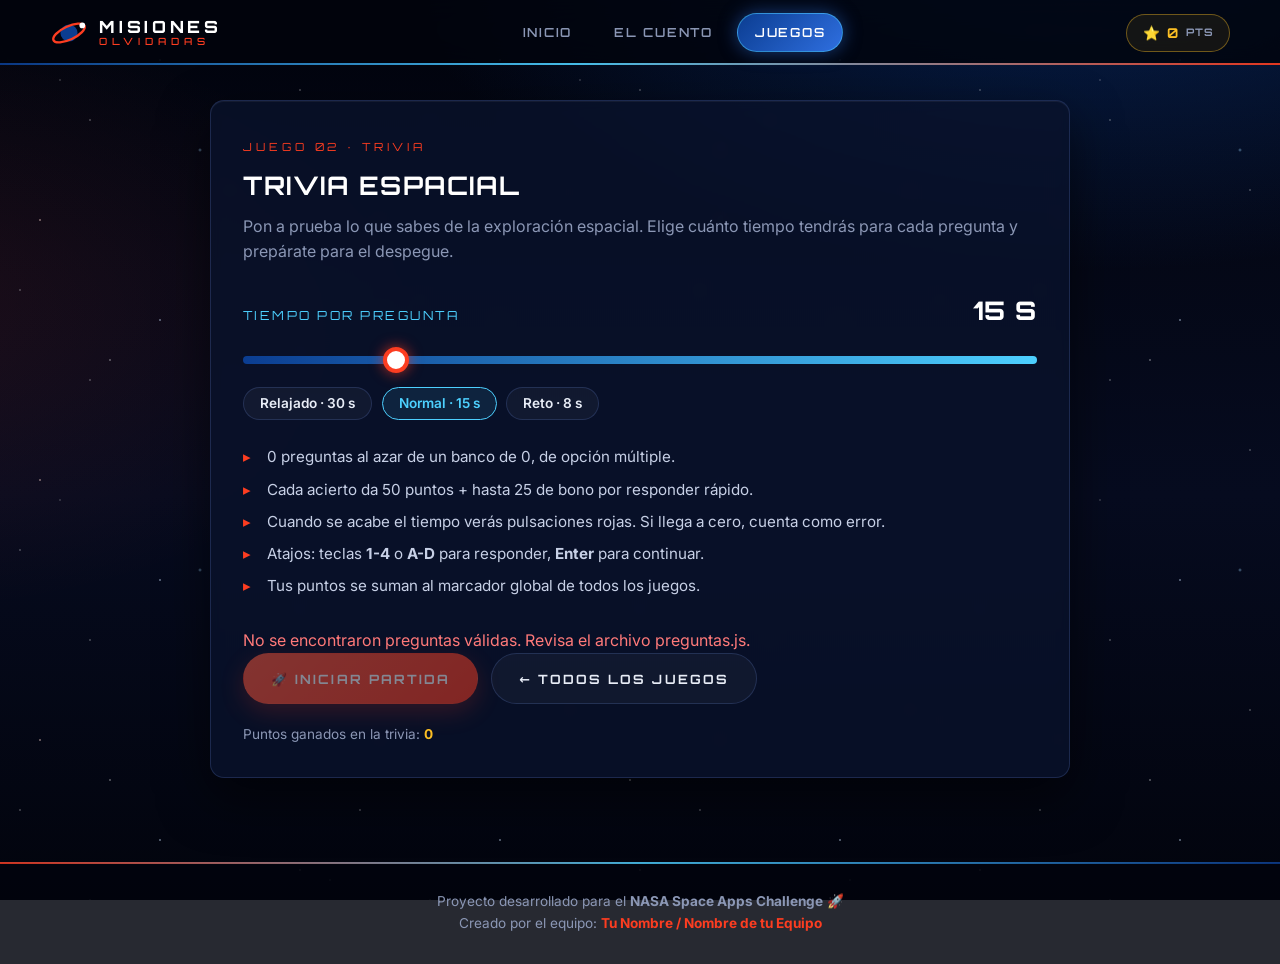
<file: trivia.html>
<!DOCTYPE html>
<html lang="es">
<head>
  <meta charset="UTF-8">
  <meta name="viewport" content="width=device-width, initial-scale=1.0">
  <title>Trivia Espacial - Misiones Olvidadas</title>
  <link rel="preconnect" href="https://fonts.googleapis.com">
  <link rel="preconnect" href="https://fonts.gstatic.com" crossorigin>
  <link href="https://fonts.googleapis.com/css2?family=Inter:wght@400;600;700&family=Orbitron:wght@500;700;800;900&display=swap" rel="stylesheet">
  <link rel="stylesheet" href="styles.css">
</head>
<body>

  <header class="main-header">
    <div class="header-container">
      <a href="index.html" class="logo">
        <svg class="logo-mark" viewBox="0 0 40 40" aria-hidden="true"><circle cx="20" cy="20" r="9" fill="#0b3d91"/><ellipse cx="20" cy="20" rx="18" ry="7" fill="none" stroke="#fc3d21" stroke-width="2.5" transform="rotate(-25 20 20)"/><circle cx="34" cy="12" r="3" fill="#fff"/></svg>
        <span class="logo-text">MISIONES<small>OLVIDADAS</small></span>
      </a>
      <nav class="nav-menu">
        <a href="index.html" class="nav-btn">Inicio</a>
        <a href="cuento.html" class="nav-btn">El Cuento</a>
        <a href="juegos.html" class="nav-btn active">Juegos</a>
      </nav>
      <div class="pts-chip" title="Puntos acumulados en todos los juegos">⭐ <span data-puntos-global>0</span> <em>PTS</em></div>
    </div>
  </header>

  <div id="vignette" aria-hidden="true"></div>

  <main class="content-container">
    <div class="trivia-shell">

      <!-- ========== AJUSTES DE LA PARTIDA ========== -->
      <section id="view-setup" class="view">
        <div class="panel">
          <span class="eyebrow">Juego 02 · Trivia</span>
          <h2>Trivia Espacial</h2>
          <p class="muted">Pon a prueba lo que sabes de la exploración espacial. Elige cuánto tiempo tendrás para cada pregunta y prepárate para el despegue.</p>

          <div class="setup-block">
            <label class="lbl" for="tiempo"><span>Tiempo por pregunta</span><span class="val" id="tiempo-val">15 s</span></label>
            <input type="range" id="tiempo" min="5" max="60" value="15">
            <div class="presets">
              <button type="button" class="preset" data-t="30">Relajado · 30 s</button>
              <button type="button" class="preset" data-t="15">Normal · 15 s</button>
              <button type="button" class="preset" data-t="8">Reto · 8 s</button>
            </div>
          </div>

          <ul class="info-list">
            <li><span id="info-num">10</span> preguntas al azar de un banco de <span id="info-banco">0</span>, de opción múltiple.</li>
            <li>Cada acierto da <span id="info-pts">50</span> puntos + hasta <span id="info-bono">25</span> de bono por responder rápido.</li>
            <li>Cuando se acabe el tiempo verás pulsaciones rojas. Si llega a cero, cuenta como error.</li>
            <li>Atajos: teclas <b>1-4</b> o <b>A-D</b> para responder, <b>Enter</b> para continuar.</li>
            <li>Tus puntos se suman al marcador global de todos los juegos.</li>
          </ul>

          <p id="setup-error" class="muted" hidden style="color:#ff7a7a">No se encontraron preguntas válidas. Revisa el archivo preguntas.js.</p>

          <div class="btn-row">
            <button type="button" class="btn" id="btn-start">🚀 Iniciar partida</button>
            <a href="juegos.html" class="btn btn-ghost">← Todos los juegos</a>
          </div>
          <p class="muted" style="margin-top:1.2rem;font-size:0.85rem">Puntos ganados en la trivia: <b style="color:var(--gold)" data-puntos-juego="trivia">0</b></p>
        </div>
      </section>

      <!-- ========== PARTIDA ========== -->
      <section id="view-game" class="view" hidden>
        <div class="q-top">
          <div class="chips">
            <span class="chip ok">✔ Aciertos: <span id="c-ok">0</span></span>
            <span class="chip bad">✘ Errores: <span id="c-bad">0</span></span>
          </div>
          <div class="chips">
            <span class="chip pts">⭐ Partida: <span id="p-partida">0</span></span>
          </div>
        </div>

        <div class="panel q-card" id="q-card">
          <div class="timer">
            <div class="timer-bar" id="timer-bar"><span id="timer-fill"></span></div>
            <div class="timer-num" id="timer-num">15</div>
          </div>
          <div class="q-label">Pregunta <span id="q-num">1</span> de <span id="q-total">10</span></div>
          <h3 class="q-text" id="q-text"></h3>
          <div class="options" id="opts"></div>

          <div class="feedback" id="feedback" hidden>
            <h4 id="fb-title"></h4>
            <p id="fb-text"></p>
            <button type="button" class="btn btn-blue" id="btn-next">Siguiente pregunta →</button>
          </div>
        </div>
      </section>

      <!-- ========== RESUMEN ========== -->
      <section id="view-summary" class="view" hidden>
        <div class="panel">
          <div class="summary-hero">
            <span class="eyebrow">Misión terminada</span>
            <div class="rank" id="s-rank"></div>
            <div class="score">+<span id="s-pts">0</span></div>
            <p class="muted" id="s-msg"></p>
          </div>

          <div class="summary-stats">
            <div class="stat"><strong class="ok" id="s-ok">0</strong><span>Aciertos</span></div>
            <div class="stat"><strong class="bad" id="s-bad">0</strong><span>Errores</span></div>
            <div class="stat"><strong id="s-acc">0%</strong><span>Precisión</span></div>
            <div class="stat"><strong style="color:var(--gold)" id="s-global">0</strong><span>Puntos globales</span></div>
          </div>

          <h3 style="font-size:0.9rem;margin-bottom:1rem;color:var(--cyan)">Resumen de la partida</h3>
          <ul class="review" id="s-review"></ul>

          <div class="btn-row">
            <button type="button" class="btn" id="btn-again">↻ Jugar de nuevo</button>
            <button type="button" class="btn btn-ghost" id="btn-config">⚙ Cambiar tiempo</button>
            <a href="juegos.html" class="btn btn-ghost">← Todos los juegos</a>
          </div>
        </div>
      </section>

    </div>
  </main>

  <footer class="main-footer">
    <p>Proyecto desarrollado para el <strong>NASA Space Apps Challenge</strong> 🚀</p>
    <p>Creado por el equipo: <span>Tu Nombre / Nombre de tu Equipo</span></p>
  </footer>

  <script src="puntos.js"></script>
  <script src="preguntas.js"></script>
  <script src="trivia.js"></script>
</body>
</html>
</file>
<file: styles.css>
/* ==========================================================
   MISIONES OLVIDADAS — Diseño espacial estilo NASA
   ========================================================== */
:root {
  --space-0: #02040d;
  --space-1: #060b1f;
  --space-2: #0b1330;
  --panel: rgba(10, 18, 44, 0.78);
  --panel-solid: #0b1330;
  --nasa-blue: #0b3d91;
  --blue: #2f6fe0;
  --cyan: #4dd0ff;
  --red: #fc3d21;
  --danger: #ff2a2a;
  --green: #34d399;
  --gold: #fbbf24;
  --text: #e8edf7;
  --muted: #8b97b5;
  --line: rgba(120, 160, 255, 0.18);
  --radius: 14px;
  --font-title: 'Orbitron', 'Segoe UI', system-ui, sans-serif;
  --font-body: 'Inter', 'Segoe UI', system-ui, -apple-system, sans-serif;
}

* { box-sizing: border-box; margin: 0; padding: 0; }
html { scroll-behavior: smooth; }

body {
  font-family: var(--font-body);
  color: var(--text);
  min-height: 100vh;
  display: flex;
  flex-direction: column;
  overflow-x: hidden;
  line-height: 1.6;
  background:
    radial-gradient(1200px 600px at 85% -10%, rgba(11, 61, 145, 0.55), transparent 60%),
    radial-gradient(900px 500px at -10% 35%, rgba(252, 61, 33, 0.10), transparent 60%),
    linear-gradient(180deg, var(--space-0), var(--space-1) 55%, var(--space-0));
  background-attachment: fixed;
}

/* Campo de estrellas (2 capas) */
body::before, body::after {
  content: '';
  position: fixed;
  inset: 0;
  z-index: -1;
  pointer-events: none;
}
body::before {
  background-image:
    radial-gradient(1px 1px at 20px 30px, #fff, transparent),
    radial-gradient(1px 1px at 90px 120px, #fff, transparent),
    radial-gradient(1.5px 1.5px at 160px 60px, #cfe3ff, transparent),
    radial-gradient(1px 1px at 230px 190px, #fff, transparent),
    radial-gradient(1px 1px at 300px 90px, #fff, transparent),
    radial-gradient(1.5px 1.5px at 40px 220px, #ffd9d0, transparent);
  background-size: 340px 260px;
  opacity: 0.7;
  animation: twinkle 6s ease-in-out infinite alternate;
}
body::after {
  background-image:
    radial-gradient(1px 1px at 60px 80px, #fff, transparent),
    radial-gradient(2px 2px at 200px 150px, #9fd8ff, transparent),
    radial-gradient(1px 1px at 330px 40px, #fff, transparent),
    radial-gradient(1px 1px at 420px 300px, #fff, transparent),
    radial-gradient(1.5px 1.5px at 110px 360px, #fff, transparent);
  background-size: 520px 420px;
  opacity: 0.5;
  animation: drift 160s linear infinite;
}
@keyframes twinkle { from { opacity: 0.35; } to { opacity: 0.8; } }
@keyframes drift { from { background-position: 0 0; } to { background-position: -520px 420px; } }

h1, h2, h3, h4 {
  font-family: var(--font-title);
  letter-spacing: 0.06em;
  text-transform: uppercase;
  line-height: 1.2;
}
a { color: var(--cyan); }

/* ---------- ENCABEZADO ---------- */
.main-header {
  position: sticky;
  top: 0;
  z-index: 100;
  background: rgba(2, 4, 13, 0.82);
  backdrop-filter: blur(14px);
  -webkit-backdrop-filter: blur(14px);
  padding: 0.8rem 2rem;
}
.main-header::after {
  content: '';
  position: absolute;
  left: 0; right: 0; bottom: 0;
  height: 2px;
  background: linear-gradient(90deg, var(--nasa-blue), var(--cyan) 45%, var(--red));
  opacity: 0.9;
}
.header-container {
  max-width: 1180px;
  margin: 0 auto;
  display: flex;
  align-items: center;
  justify-content: space-between;
  flex-wrap: wrap;
  gap: 0.8rem 1.5rem;
}
.logo {
  display: flex;
  align-items: center;
  gap: 0.7rem;
  text-decoration: none;
  color: #fff;
}
.logo-mark { width: 38px; height: 38px; flex: none; }
.logo-text {
  display: flex;
  flex-direction: column;
  font-family: var(--font-title);
  font-weight: 800;
  font-size: 1.05rem;
  letter-spacing: 0.22em;
  line-height: 1.1;
}
.logo-text small {
  font-size: 0.62rem;
  font-weight: 500;
  letter-spacing: 0.5em;
  color: var(--red);
}
.nav-menu { display: flex; gap: 0.4rem; flex-wrap: wrap; }
.nav-btn {
  font-family: var(--font-title);
  font-size: 0.78rem;
  font-weight: 600;
  letter-spacing: 0.14em;
  text-transform: uppercase;
  text-decoration: none;
  color: var(--muted);
  padding: 0.55rem 1.05rem;
  border-radius: 999px;
  border: 1px solid transparent;
  transition: all 0.25s ease;
}
.nav-btn:hover { color: #fff; border-color: var(--line); background: rgba(255, 255, 255, 0.05); }
.nav-btn.active {
  color: #fff;
  background: linear-gradient(135deg, var(--nasa-blue), var(--blue));
  border-color: rgba(77, 208, 255, 0.5);
  box-shadow: 0 0 18px rgba(47, 111, 224, 0.5);
}
.pts-chip {
  display: inline-flex;
  align-items: center;
  gap: 0.4rem;
  font-family: var(--font-title);
  font-size: 0.85rem;
  font-weight: 700;
  letter-spacing: 0.08em;
  color: var(--gold);
  padding: 0.45rem 0.95rem;
  border-radius: 999px;
  border: 1px solid rgba(251, 191, 36, 0.4);
  background: rgba(251, 191, 36, 0.08);
}
.pts-chip em { font-style: normal; font-size: 0.65rem; color: var(--muted); }
.pts-chip.bump { animation: bump 0.5s ease; }
@keyframes bump {
  0% { transform: scale(1); }
  40% { transform: scale(1.18); box-shadow: 0 0 22px rgba(251, 191, 36, 0.6); }
  100% { transform: scale(1); }
}

/* ---------- CONTENEDORES ---------- */
.content-container {
  width: 94%;
  max-width: 1180px;
  margin: 2.2rem auto;
  flex: 1;
}
.card, .panel {
  position: relative;
  background: var(--panel);
  border: 1px solid var(--line);
  border-radius: var(--radius);
  padding: 2rem;
  box-shadow: 0 20px 50px rgba(0, 0, 0, 0.55), inset 0 1px 0 rgba(255, 255, 255, 0.05);
  backdrop-filter: blur(6px);
  animation: fadeIn 0.5s ease both;
}
.card h2, .panel h2 { color: #fff; font-size: 1.6rem; margin-bottom: 0.8rem; }
.card p { color: #c7d0e6; margin-bottom: 0.9rem; }
.eyebrow {
  display: inline-block;
  font-family: var(--font-title);
  font-size: 0.7rem;
  letter-spacing: 0.35em;
  text-transform: uppercase;
  color: var(--red);
  margin-bottom: 0.8rem;
}
.section-title { font-size: 1.25rem; margin: 3rem 0 1.2rem; display: flex; align-items: center; gap: 0.8rem; }
.section-title::after { content: ''; flex: 1; height: 1px; background: linear-gradient(90deg, var(--line), transparent); }
.muted { color: var(--muted); }

/* ---------- BOTONES ---------- */
.btn {
  display: inline-flex;
  align-items: center;
  justify-content: center;
  gap: 0.5rem;
  font-family: var(--font-title);
  font-size: 0.8rem;
  font-weight: 700;
  letter-spacing: 0.16em;
  text-transform: uppercase;
  text-decoration: none;
  color: #fff;
  padding: 0.9rem 1.7rem;
  border-radius: 999px;
  border: 1px solid transparent;
  background: linear-gradient(135deg, #ff5a3c, var(--red));
  box-shadow: 0 8px 24px rgba(252, 61, 33, 0.35);
  cursor: pointer;
  transition: transform 0.2s ease, box-shadow 0.2s ease, filter 0.2s;
}
.btn:hover { transform: translateY(-2px); box-shadow: 0 12px 30px rgba(252, 61, 33, 0.5); filter: brightness(1.08); }
.btn-ghost {
  background: rgba(255, 255, 255, 0.04);
  border-color: var(--line);
  box-shadow: none;
  color: var(--text);
}
.btn-ghost:hover { border-color: var(--cyan); color: var(--cyan); box-shadow: 0 0 20px rgba(77, 208, 255, 0.25); filter: none; }
.btn-blue { background: linear-gradient(135deg, var(--nasa-blue), var(--blue)); box-shadow: 0 8px 24px rgba(47, 111, 224, 0.4); }
.btn-blue:hover { box-shadow: 0 12px 30px rgba(47, 111, 224, 0.6); }
.btn:disabled { opacity: 0.5; cursor: not-allowed; transform: none; }
.btn-row { display: flex; gap: 0.8rem; flex-wrap: wrap; }

/* ---------- INICIO (HERO) ---------- */
.hero {
  display: grid;
  grid-template-columns: 1.15fr 0.85fr;
  align-items: center;
  gap: 2rem;
  padding: 2.5rem 0 1rem;
}
.hero h1 { font-size: clamp(2rem, 5vw, 3.6rem); font-weight: 900; letter-spacing: 0.08em; color: #fff; text-shadow: 0 0 40px rgba(47, 111, 224, 0.6); }
.hero h1 span { color: var(--red); }
.hero .tagline { font-family: var(--font-title); font-size: 0.95rem; letter-spacing: 0.3em; text-transform: uppercase; color: var(--cyan); margin: 1rem 0 1.3rem; }
.hero p.lead { color: #c7d0e6; max-width: 56ch; margin-bottom: 1.8rem; font-size: 1.05rem; }

.hero-art { position: relative; display: grid; place-items: center; min-height: 340px; }
.planet {
  position: relative;
  width: 250px; aspect-ratio: 1; border-radius: 50%;
  background:
    radial-gradient(circle at 30% 28%, #8fd0ff 0%, #2f6fe0 35%, #0b3d91 62%, #030a22 100%);
  box-shadow: 0 0 90px rgba(47, 111, 224, 0.55), inset -34px -30px 60px rgba(0, 0, 0, 0.65);
  animation: float 7s ease-in-out infinite;
}
.planet::before {
  content: '';
  position: absolute; inset: 0; border-radius: 50%;
  background:
    radial-gradient(ellipse 40% 18% at 35% 40%, rgba(255, 255, 255, 0.35), transparent 70%),
    radial-gradient(ellipse 30% 14% at 62% 66%, rgba(255, 255, 255, 0.22), transparent 70%);
}
.planet::after {
  content: '';
  position: absolute; left: -38%; right: -38%; top: 38%; bottom: 38%;
  border-radius: 50%;
  border: 3px solid rgba(252, 61, 33, 0.75);
  box-shadow: 0 0 18px rgba(252, 61, 33, 0.5);
  transform: rotate(-22deg);
}
.orbit-moon {
  position: absolute;
  width: 46px; height: 46px; border-radius: 50%;
  background: radial-gradient(circle at 35% 30%, #e5e7eb, #8f9298 60%, #3b3d42);
  box-shadow: 0 0 20px rgba(255, 255, 255, 0.25);
  top: 6%; right: 14%;
  animation: float 5s ease-in-out infinite reverse;
}
@keyframes float { 0%, 100% { transform: translateY(0); } 50% { transform: translateY(-14px); } }

.stats-strip { display: grid; grid-template-columns: repeat(4, 1fr); gap: 1rem; margin-top: 2rem; }
.stat {
  text-align: center;
  padding: 1.1rem 0.5rem;
  border-radius: var(--radius);
  border: 1px solid var(--line);
  background: var(--panel);
}
.stat strong { display: block; font-family: var(--font-title); font-size: 1.8rem; color: #fff; }
.stat span { font-size: 0.72rem; letter-spacing: 0.18em; text-transform: uppercase; color: var(--muted); }

.grid-2, .grid-3 { display: grid; gap: 1.2rem; }
.grid-2 { grid-template-columns: repeat(2, 1fr); }
.grid-3 { grid-template-columns: repeat(3, 1fr); }

.feature-card {
  position: relative;
  display: flex; flex-direction: column;
  padding: 1.6rem;
  border-radius: var(--radius);
  border: 1px solid var(--line);
  background: var(--panel);
  text-decoration: none; color: var(--text);
  overflow: hidden;
  transition: transform 0.25s ease, border-color 0.25s ease, box-shadow 0.25s ease;
}
.feature-card::before {
  content: '';
  position: absolute; left: 0; right: 0; top: 0; height: 3px;
  background: linear-gradient(90deg, var(--nasa-blue), var(--cyan), var(--red));
}
a.feature-card:hover { transform: translateY(-5px); border-color: var(--cyan); box-shadow: 0 18px 40px rgba(0, 0, 0, 0.5), 0 0 28px rgba(77, 208, 255, 0.2); }
.feature-card .icon { font-size: 2.2rem; margin-bottom: 0.7rem; }
.feature-card h3 { font-size: 1.05rem; margin-bottom: 0.5rem; color: #fff; }
.feature-card p { color: var(--muted); font-size: 0.95rem; flex: 1; }
.feature-card .meta { margin-top: 1rem; font-size: 0.8rem; color: var(--gold); font-family: var(--font-title); letter-spacing: 0.1em; }
.feature-card .go { margin-top: 1rem; font-family: var(--font-title); font-size: 0.75rem; letter-spacing: 0.2em; color: var(--cyan); text-transform: uppercase; }
.feature-card.soon { opacity: 0.6; border-style: dashed; }
.tag { display: inline-block; font-size: 0.68rem; letter-spacing: 0.12em; text-transform: uppercase; padding: 0.2rem 0.6rem; border-radius: 999px; border: 1px solid var(--line); color: var(--muted); margin: 0 0.3rem 0.3rem 0; }

.mission-card { padding: 1.2rem 1.3rem; border-radius: var(--radius); border: 1px solid var(--line); background: var(--panel); }
.mission-card .year { font-family: var(--font-title); font-size: 1.5rem; color: var(--red); font-weight: 800; }
.mission-card h4 { font-size: 0.95rem; margin: 0.2rem 0 0.4rem; color: #fff; }
.mission-card p { font-size: 0.88rem; color: var(--muted); margin: 0; }

.page-head { margin-bottom: 1.5rem; }
.page-head h1 { font-size: clamp(1.6rem, 3.4vw, 2.4rem); color: #fff; }
.page-head p { color: var(--muted); max-width: 62ch; margin-top: 0.5rem; }

.points-banner {
  display: flex; align-items: center; justify-content: space-between; gap: 1rem; flex-wrap: wrap;
  padding: 1.2rem 1.6rem; margin-bottom: 1.6rem;
  border-radius: var(--radius);
  border: 1px solid rgba(251, 191, 36, 0.35);
  background: linear-gradient(90deg, rgba(251, 191, 36, 0.1), rgba(11, 61, 145, 0.25));
}
.points-banner .big { font-family: var(--font-title); font-size: 2.2rem; font-weight: 800; color: var(--gold); }
.points-banner span.lbl { font-size: 0.75rem; letter-spacing: 0.25em; text-transform: uppercase; color: var(--muted); display: block; }

/* ---------- CUENTO ---------- */
.story-box {
  background: rgba(2, 4, 13, 0.7);
  border: 1px solid var(--line);
  border-left: 3px solid var(--red);
  border-radius: var(--radius);
  padding: 2rem;
  min-height: 260px;
  margin-top: 1.2rem;
}
.story-box #story-text { font-size: 1.12rem; line-height: 1.85; color: #e1e7f5; margin: 0; }
.story-box.swap #story-text, .story-box.swap .story-controls { animation: fadeIn 0.5s ease both; }
.story-controls { display: flex; gap: 0.9rem; margin-top: 2rem; flex-wrap: wrap; }
.choice-btn {
  font-family: var(--font-body);
  font-size: 0.95rem; font-weight: 600;
  color: var(--cyan);
  background: rgba(77, 208, 255, 0.06);
  border: 1px solid rgba(77, 208, 255, 0.5);
  padding: 0.8rem 1.4rem;
  border-radius: 10px;
  cursor: pointer;
  transition: all 0.2s ease;
}
.choice-btn:hover { background: var(--cyan); color: var(--space-0); box-shadow: 0 0 20px rgba(77, 208, 255, 0.5); transform: translateY(-2px); }

/* ---------- JUEGO DE RESCATE (Phaser) ---------- */
#sg-root {
  position: relative;
  width: 100%;
  max-width: 960px;
  aspect-ratio: 16/9;
  margin: 16px auto;
  background: #000;
  border-radius: 12px;
  overflow: hidden;
  outline: none;
  touch-action: manipulation;
  user-select: none;
  -webkit-user-select: none;
  border: 1px solid var(--line);
  box-shadow: 0 0 40px rgba(47, 111, 224, 0.25);
}
#sg-root:focus-visible { box-shadow: 0 0 0 3px #00f0ff; }
#sg-root #sg-canvas { position: absolute; inset: 0; }
#sg-root canvas { display: block; }
#sg-root #sg-menu, #sg-root #sg-pad, #sg-root #sg-scan { display: none; }

#sg-root.in-game #sg-menu {
  display: block;
  position: absolute; top: 12px; right: 12px;
  padding: 8px 16px;
  font: bold 14px Arial, sans-serif;
  color: #fff;
  background: rgba(27, 42, 73, 0.85);
  border: 2px solid #00f0ff;
  border-radius: 8px;
  cursor: pointer; z-index: 5;
  backdrop-filter: blur(4px);
  transition: all 0.2s;
}
#sg-root.in-game #sg-menu:hover { background: #00f0ff; color: #030712; box-shadow: 0 0 12px rgba(0, 240, 255, 0.5); }

#sg-root.in-game #sg-pad {
  --b: clamp(40px, 8vw, 58px);
  display: grid;
  position: absolute; left: 16px; bottom: 16px;
  grid-template-columns: repeat(3, var(--b));
  grid-template-rows: repeat(3, var(--b));
  gap: 6px; z-index: 5;
}
#sg-root #sg-pad button,
#sg-root.in-game #sg-scan {
  padding: 0; color: #fff;
  background: rgba(255, 255, 255, 0.22);
  border: 3px solid rgba(255, 255, 255, 0.8);
  border-radius: 50%;
  touch-action: none; cursor: pointer;
  -webkit-tap-highlight-color: transparent;
  transition: background 0.1s;
}
#sg-root #sg-pad button { display: flex; align-items: center; justify-content: center; font: bold 22px 'Trebuchet MS', Verdana, sans-serif; }
#sg-root #sg-pad [data-dir=up]    { grid-area: 1/2; }
#sg-root #sg-pad [data-dir=left]  { grid-area: 2/1; }
#sg-root #sg-pad [data-dir=right] { grid-area: 2/3; }
#sg-root #sg-pad [data-dir=down]  { grid-area: 3/2; }
#sg-root.in-game #sg-scan {
  display: flex; align-items: center; justify-content: center;
  position: absolute; right: 16px; bottom: 16px;
  width: clamp(76px, 14vw, 104px); aspect-ratio: 1;
  font: bold 13px 'Trebuchet MS', Verdana, sans-serif; z-index: 5;
}
#sg-root #sg-pad button.on, #sg-root.in-game #sg-scan.on { background: rgba(250, 204, 21, 0.5); }

#sg-root #sg-pause {
  display: none; position: absolute; inset: 0; z-index: 10;
  align-items: center; justify-content: center;
  background: rgba(2, 4, 10, 0.78); backdrop-filter: blur(3px);
}
#sg-root.paused #sg-pause { display: flex; }
#sg-root .sg-pause-box {
  display: flex; flex-direction: column; gap: 12px;
  width: min(300px, 80%); padding: 24px;
  background: rgba(13, 20, 36, 0.95);
  border: 1px solid rgba(0, 240, 255, 0.4);
  border-radius: 8px;
  box-shadow: 0 0 30px rgba(0, 240, 255, 0.2);
}
#sg-root .sg-pause-box h3 { text-align: center; margin-bottom: 4px; color: #00f0ff; font: bold 22px 'Trebuchet MS', Verdana, sans-serif; letter-spacing: 3px; }
#sg-root .sg-pause-box button {
  padding: 12px; font: bold 15px Arial, sans-serif; color: #00f0ff;
  background: rgba(0, 240, 255, 0.05); border: 2px solid #00f0ff; border-radius: 8px;
  cursor: pointer; transition: all 0.2s;
}
#sg-root .sg-pause-box button:hover { background: #00f0ff; color: #030712; box-shadow: 0 0 12px rgba(0, 240, 255, 0.5); }
#sg-root .sg-pause-box button.warn { color: #fc3d21; border-color: #fc3d21; background: rgba(252, 61, 33, 0.05); }
#sg-root .sg-pause-box button.warn:hover { background: #fc3d21; color: #fff; box-shadow: 0 0 12px rgba(252, 61, 33, 0.5); }

.game-hint { text-align: center; font-size: 0.85rem; color: var(--muted); margin-top: 0.6rem; }

/* ---------- TRIVIA ---------- */
.trivia-shell { max-width: 860px; margin: 0 auto; }
.view[hidden] { display: none !important; }

.setup-block { margin: 1.6rem 0; }
.setup-block label.lbl { display: flex; justify-content: space-between; align-items: baseline; font-family: var(--font-title); font-size: 0.78rem; letter-spacing: 0.2em; text-transform: uppercase; color: var(--cyan); margin-bottom: 0.9rem; }
.setup-block .val { font-size: 1.6rem; color: #fff; font-weight: 800; letter-spacing: 0.04em; }

input[type=range] {
  -webkit-appearance: none; appearance: none;
  width: 100%; height: 8px; border-radius: 999px;
  background: linear-gradient(90deg, var(--nasa-blue), var(--cyan));
  outline: none;
}
input[type=range]::-webkit-slider-thumb {
  -webkit-appearance: none; appearance: none;
  width: 26px; height: 26px; border-radius: 50%;
  background: #fff; border: 4px solid var(--red);
  box-shadow: 0 0 14px rgba(252, 61, 33, 0.7); cursor: pointer;
}
input[type=range]::-moz-range-thumb {
  width: 20px; height: 20px; border-radius: 50%;
  background: #fff; border: 4px solid var(--red); cursor: pointer;
}
.presets { display: flex; gap: 0.6rem; flex-wrap: wrap; margin-top: 1rem; }
.preset {
  font-family: var(--font-body); font-weight: 600; font-size: 0.85rem;
  color: var(--text); background: rgba(255, 255, 255, 0.04);
  border: 1px solid var(--line); border-radius: 999px;
  padding: 0.45rem 1rem; cursor: pointer; transition: all 0.2s;
}
.preset:hover, .preset.on { border-color: var(--cyan); color: var(--cyan); background: rgba(77, 208, 255, 0.1); }

.info-list { list-style: none; display: grid; gap: 0.5rem; margin: 1.2rem 0 1.8rem; }
.info-list li { color: #c7d0e6; font-size: 0.95rem; padding-left: 1.5rem; position: relative; }
.info-list li::before { content: '▸'; position: absolute; left: 0; color: var(--red); }

.q-top { display: flex; justify-content: space-between; align-items: center; gap: 1rem; flex-wrap: wrap; margin-bottom: 1rem; }
.chips { display: flex; gap: 0.6rem; flex-wrap: wrap; }
.chip {
  font-family: var(--font-title); font-size: 0.78rem; font-weight: 700; letter-spacing: 0.08em;
  padding: 0.45rem 0.9rem; border-radius: 999px; border: 1px solid var(--line); background: rgba(255, 255, 255, 0.04);
}
.chip.ok { color: var(--green); border-color: rgba(52, 211, 153, 0.45); }
.chip.bad { color: #ff7a7a; border-color: rgba(255, 90, 90, 0.45); }
.chip.pts { color: var(--gold); border-color: rgba(251, 191, 36, 0.45); }

.q-card { transition: border-color 0.2s; }
.q-card.enter { animation: slideIn 0.4s ease both; }
.q-card.danger { border-color: var(--danger); animation: cardPulse var(--pulse, 0.8s) ease-in-out infinite; }
@keyframes cardPulse {
  0%, 100% { box-shadow: 0 0 20px rgba(255, 42, 42, 0.25), 0 20px 50px rgba(0, 0, 0, 0.55); }
  50% { box-shadow: 0 0 0 6px rgba(255, 42, 42, 0.35), 0 0 55px rgba(255, 42, 42, 0.7), 0 20px 50px rgba(0, 0, 0, 0.55); }
}
#vignette {
  position: fixed; inset: 0; z-index: 90; pointer-events: none; opacity: 0;
  box-shadow: inset 0 0 160px 40px rgba(255, 0, 0, 0.6);
}
#vignette.on { animation: vig var(--pulse, 0.8s) ease-in-out infinite; }
@keyframes vig { 0%, 100% { opacity: 0.1; } 50% { opacity: 1; } }

.timer { display: flex; align-items: center; gap: 1rem; margin-bottom: 1.5rem; }
.timer-bar { flex: 1; height: 12px; border-radius: 999px; background: rgba(255, 255, 255, 0.08); overflow: hidden; border: 1px solid var(--line); }
.timer-bar span { display: block; height: 100%; width: 100%; border-radius: 999px; background: linear-gradient(90deg, var(--nasa-blue), var(--cyan)); transition: width 0.1s linear; }
.timer-bar.danger span { background: linear-gradient(90deg, #b91c1c, var(--danger)); }
.timer-num { min-width: 3.2ch; text-align: right; font-family: var(--font-title); font-size: 1.9rem; font-weight: 800; color: #fff; }
.timer-num.danger { color: var(--danger); animation: numPulse var(--pulse, 0.8s) ease-in-out infinite; text-shadow: 0 0 18px rgba(255, 42, 42, 0.8); }
@keyframes numPulse { 0%, 100% { transform: scale(1); } 50% { transform: scale(1.3); } }

.q-label { font-family: var(--font-title); font-size: 0.72rem; letter-spacing: 0.3em; color: var(--red); text-transform: uppercase; margin-bottom: 0.7rem; }
.q-text { font-family: var(--font-body); text-transform: none; letter-spacing: 0; font-size: clamp(1.2rem, 2.6vw, 1.6rem); font-weight: 700; color: #fff; margin-bottom: 1.6rem; line-height: 1.4; }

.options { display: grid; grid-template-columns: 1fr 1fr; gap: 0.9rem; }
.opt {
  display: flex; align-items: center; gap: 0.9rem; text-align: left;
  font-family: var(--font-body); font-size: 1rem; font-weight: 600; color: var(--text);
  padding: 1rem 1.1rem; border-radius: 12px;
  background: rgba(255, 255, 255, 0.04); border: 1px solid var(--line);
  cursor: pointer; transition: all 0.2s ease;
}
.opt .k {
  flex: none; width: 34px; height: 34px; display: grid; place-items: center; border-radius: 50%;
  font-family: var(--font-title); font-size: 0.8rem; font-weight: 800;
  background: rgba(47, 111, 224, 0.25); border: 1px solid rgba(77, 208, 255, 0.5); color: var(--cyan);
}
.opt:hover:not(:disabled) { transform: translateY(-2px); border-color: var(--cyan); background: rgba(77, 208, 255, 0.08); }
.opt:disabled { cursor: default; }
.opt.correct { background: rgba(52, 211, 153, 0.15); border-color: var(--green); }
.opt.correct .k { background: var(--green); color: #022c1e; border-color: var(--green); }
.opt.wrong { background: rgba(255, 70, 70, 0.14); border-color: var(--danger); }
.opt.wrong .k { background: var(--danger); color: #fff; border-color: var(--danger); }
.opt.dim { opacity: 0.45; }

.feedback { margin-top: 1.5rem; padding: 1.1rem 1.3rem; border-radius: 12px; border: 1px solid var(--line); background: rgba(2, 4, 13, 0.6); animation: fadeIn 0.3s ease both; }
.feedback.ok { border-color: rgba(52, 211, 153, 0.5); }
.feedback.bad { border-color: rgba(255, 90, 90, 0.5); }
.feedback h4 { font-size: 0.95rem; margin-bottom: 0.4rem; }
.feedback.ok h4 { color: var(--green); }
.feedback.bad h4 { color: #ff7a7a; }
.feedback p { color: #c7d0e6; font-size: 0.95rem; margin: 0 0 1rem; }

.summary-hero { text-align: center; margin-bottom: 1.5rem; }
.summary-hero .rank { font-family: var(--font-title); font-size: clamp(1.3rem, 3vw, 1.9rem); color: #fff; }
.summary-hero .score { font-family: var(--font-title); font-size: 3.4rem; font-weight: 900; color: var(--gold); text-shadow: 0 0 30px rgba(251, 191, 36, 0.4); }
.summary-stats { display: grid; grid-template-columns: repeat(4, 1fr); gap: 0.9rem; margin-bottom: 1.8rem; }
.summary-stats .stat strong.ok { color: var(--green); }
.summary-stats .stat strong.bad { color: #ff7a7a; }
.review { list-style: none; display: grid; gap: 0.7rem; margin-bottom: 1.8rem; }
.review li { padding: 0.9rem 1.1rem; border-radius: 10px; border: 1px solid var(--line); background: rgba(255, 255, 255, 0.03); border-left-width: 4px; }
.review li.ok { border-left-color: var(--green); }
.review li.bad { border-left-color: var(--danger); }
.review .rq { font-weight: 700; color: #fff; font-size: 0.95rem; margin-bottom: 0.25rem; }
.review .ra { font-size: 0.85rem; color: var(--muted); }
.review .ra b.ok { color: var(--green); }
.review .ra b.bad { color: #ff7a7a; }

/* ---------- PIE ---------- */
.main-footer {
  margin-top: 3rem; text-align: center; padding: 1.8rem 1rem;
  font-size: 0.85rem; color: var(--muted);
  background: rgba(2, 4, 13, 0.85); border-top: 1px solid var(--line);
  position: relative;
}
.main-footer::before {
  content: ''; position: absolute; left: 0; right: 0; top: -1px; height: 2px;
  background: linear-gradient(90deg, var(--red), var(--cyan) 50%, var(--nasa-blue)); opacity: 0.8;
}
.main-footer span { color: var(--red); font-weight: 700; }

/* ---------- ANIMACIONES ---------- */
@keyframes fadeIn { from { opacity: 0; transform: translateY(10px); } to { opacity: 1; transform: translateY(0); } }
@keyframes slideIn { from { opacity: 0; transform: translateX(24px); } to { opacity: 1; transform: translateX(0); } }

/* ---------- RESPONSIVE ---------- */
@media (max-width: 900px) {
  .hero { grid-template-columns: 1fr; text-align: center; }
  .hero p.lead { margin-left: auto; margin-right: auto; }
  .hero .btn-row { justify-content: center; }
  .hero-art { min-height: 280px; order: -1; }
  .planet { width: 200px; }
  .grid-3 { grid-template-columns: 1fr 1fr; }
  .stats-strip, .summary-stats { grid-template-columns: repeat(2, 1fr); }
}
@media (max-width: 640px) {
  .main-header { padding: 0.7rem 1rem; }
  .header-container { justify-content: center; }
  .grid-2, .grid-3, .options { grid-template-columns: 1fr; }
  .card, .panel { padding: 1.3rem; }
  .nav-btn { padding: 0.5rem 0.8rem; font-size: 0.7rem; }
}
@media (prefers-reduced-motion: reduce) {
  body::before, body::after, .planet, .orbit-moon { animation: none; }
}
</file>
